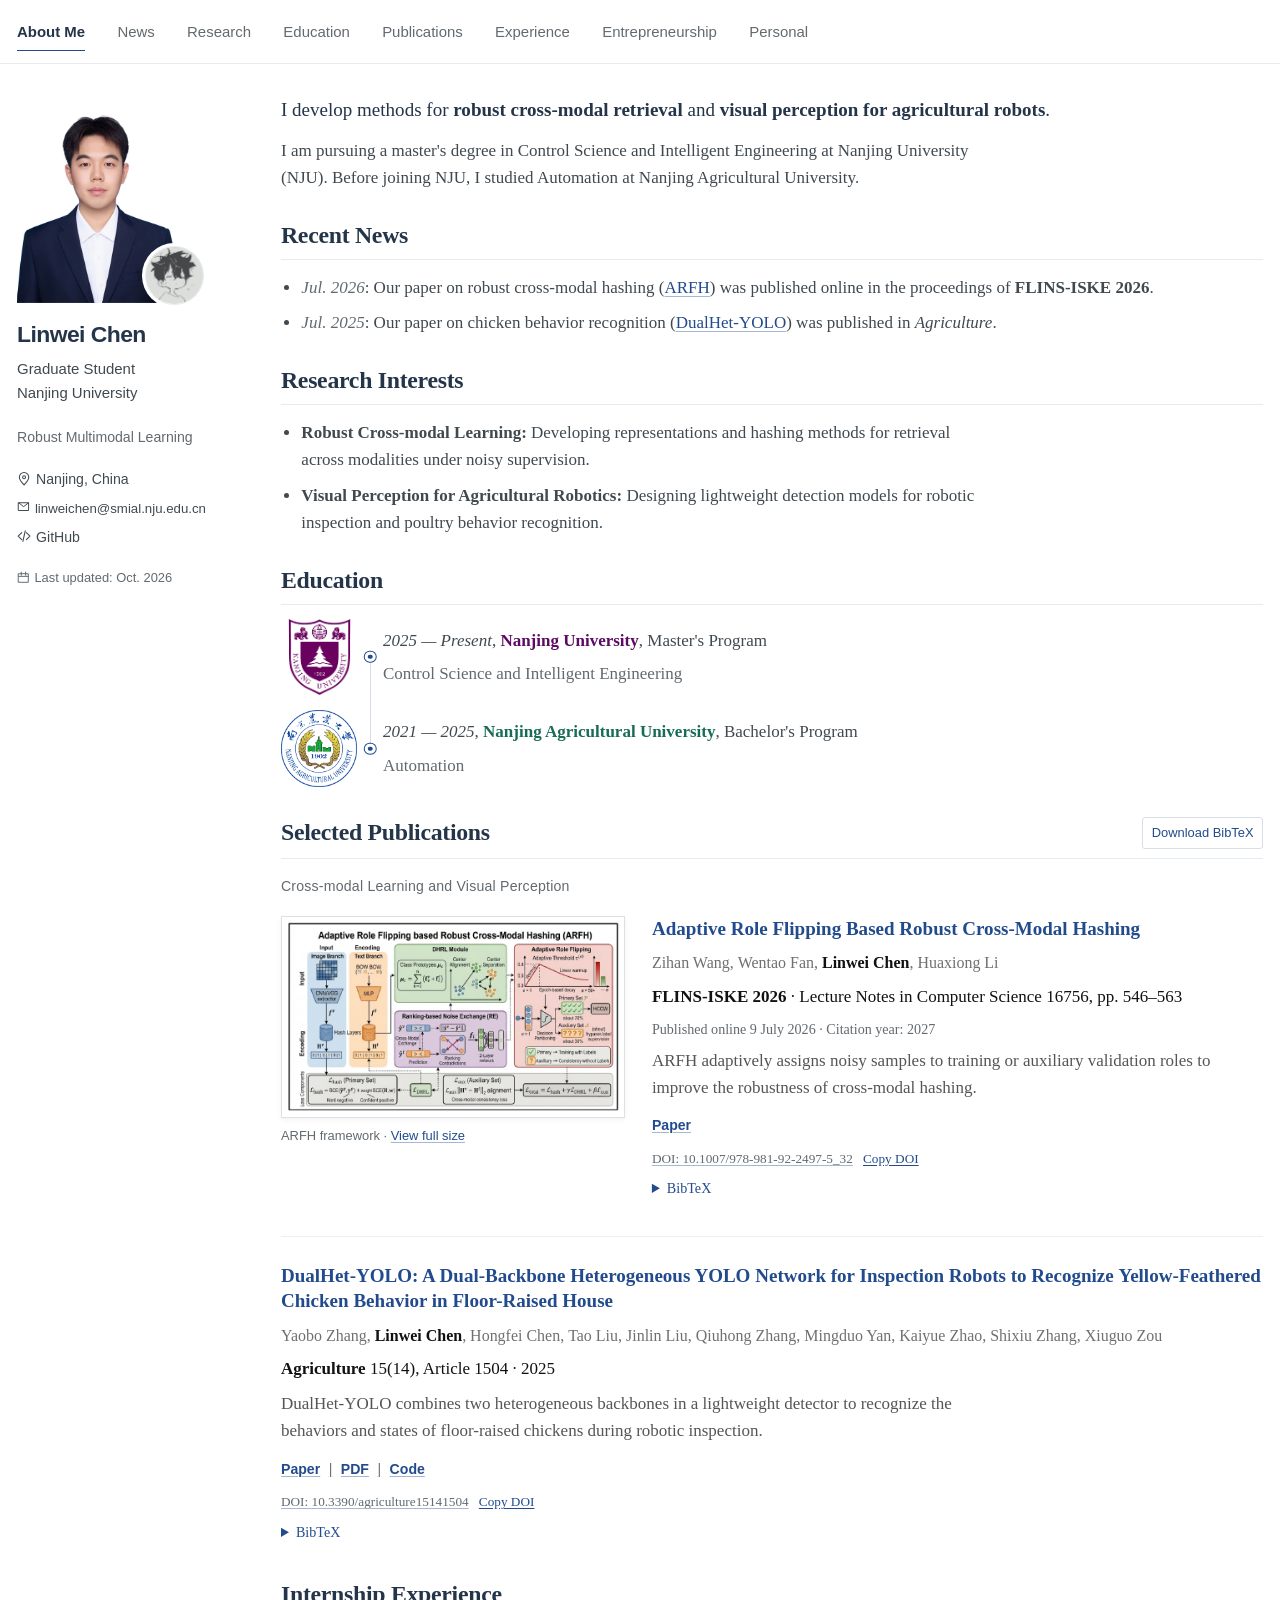
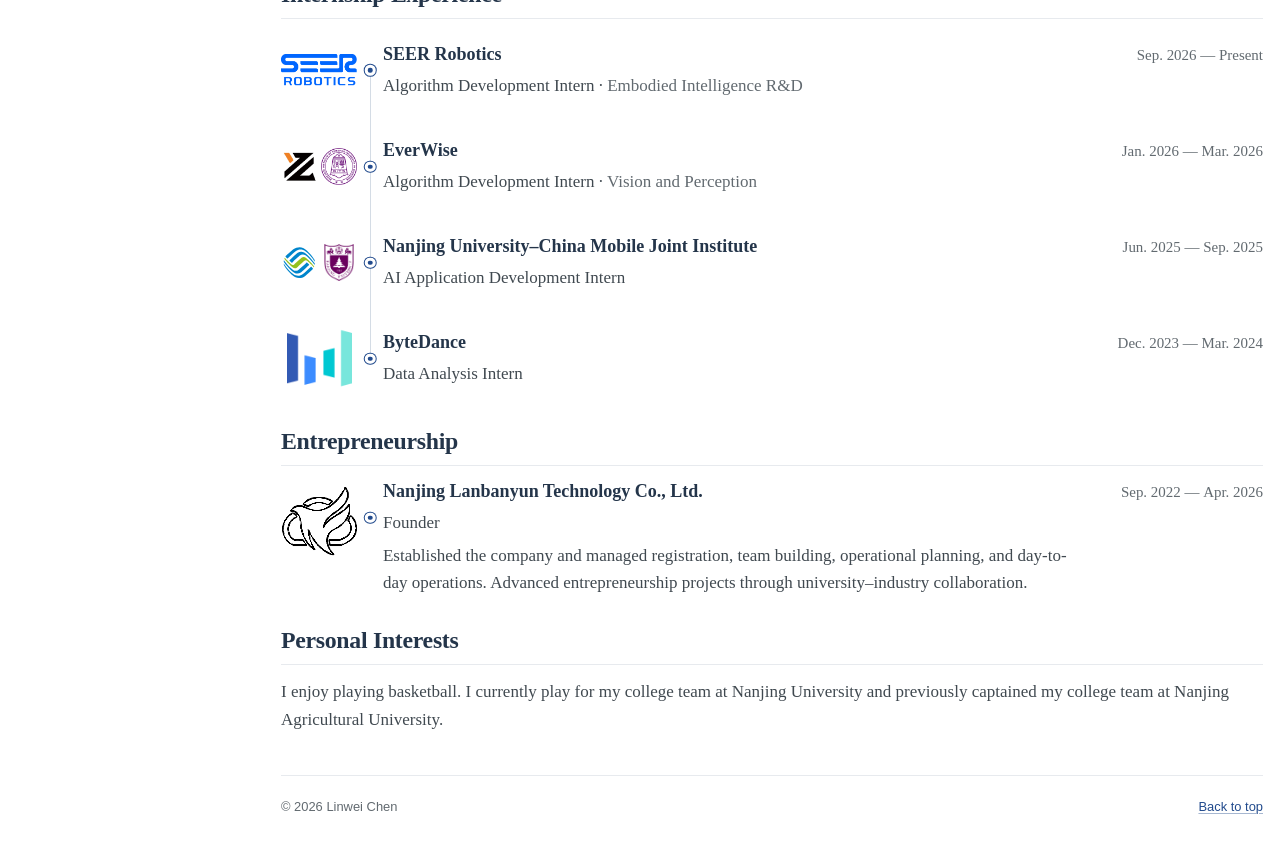
<file: index.html>
<!doctype html>
<html lang="en">
<head>
  <meta charset="utf-8">
  <meta name="viewport" content="width=device-width, initial-scale=1">
  <meta name="description" content="Linwei Chen, graduate student at Nanjing University. Research on robust cross-modal retrieval and visual perception for agricultural robotics.">
  <meta name="theme-color" content="#ffffff">
  <meta property="og:type" content="website">
  <meta property="og:title" content="Linwei Chen | Nanjing University">
  <meta property="og:description" content="Linwei Chen, graduate student at Nanjing University. Research on robust cross-modal retrieval and visual perception for agricultural robotics.">
  <meta property="og:url" content="https://linweichen-ai.github.io/">
  <meta property="og:image" content="https://linweichen-ai.github.io/assets/avatar.jpg">
  <meta property="og:image:alt" content="Linwei Chen's GitHub avatar">
  <meta property="og:locale" content="en_US">
  <meta name="twitter:card" content="summary">
  <meta name="twitter:title" content="Linwei Chen | Nanjing University">
  <meta name="twitter:description" content="Linwei Chen, graduate student at Nanjing University. Research on robust cross-modal retrieval and visual perception for agricultural robotics.">
  <meta name="twitter:image" content="https://linweichen-ai.github.io/assets/avatar.jpg">
  <meta name="twitter:image:alt" content="Linwei Chen's GitHub avatar">
  <link rel="canonical" href="https://linweichen-ai.github.io/">
  <link rel="icon" href="favicon.svg" type="image/svg+xml">
  <link rel="stylesheet" href="styles.css?v=20261023-profile2">
  <title>Linwei Chen | Nanjing University</title>
  <script type="application/ld+json">{"@context":"https://schema.org","@graph":[{"@type":"ProfilePage","@id":"https://linweichen-ai.github.io/#profile","url":"https://linweichen-ai.github.io/","name":"Linwei Chen","mainEntity":{"@id":"https://linweichen-ai.github.io/#person"},"inLanguage":"en"},{"@type":"Person","@id":"https://linweichen-ai.github.io/#person","name":"Linwei Chen","alternateName":["陈林蔚","Chen Linwei"],"url":"https://linweichen-ai.github.io/","image":"https://linweichen-ai.github.io/assets/avatar.jpg","sameAs":["https://github.com/linweichen-ai"],"affiliation":{"@type":"CollegeOrUniversity","name":"Nanjing University"},"alumniOf":{"@type":"CollegeOrUniversity","name":"Nanjing Agricultural University"},"knowsAbout":["Multimodal learning","Robot perception","Smart agriculture"]},{"@type":"ScholarlyArticle","@id":"https://doi.org/10.1007/978-981-92-2497-5_32","name":"Adaptive Role Flipping Based Robust Cross-Modal Hashing","url":"https://doi.org/10.1007/978-981-92-2497-5_32","identifier":"10.1007/978-981-92-2497-5_32","datePublished":"2026-07-09","author":[{"@type":"Person","name":"Zihan Wang"},{"@type":"Person","name":"Wentao Fan"},{"@id":"https://linweichen-ai.github.io/#person"},{"@type":"Person","name":"Huaxiong Li"}],"pagination":"546–563","isPartOf":{"@type":"Book","name":"Machine Learning and Knowledge Engineering for Decision Making"},"description":"FLINS-ISKE 2026; published online 9 July 2026. Publisher citation year: 2027."},{"@type":"ScholarlyArticle","@id":"https://doi.org/10.3390/agriculture15141504","name":"DualHet-YOLO: A Dual-Backbone Heterogeneous YOLO Network for Inspection Robots to Recognize Yellow-Feathered Chicken Behavior in Floor-Raised House","url":"https://doi.org/10.3390/agriculture15141504","identifier":"10.3390/agriculture15141504","datePublished":"2025-07-12","author":[{"@type":"Person","name":"Yaobo Zhang"},{"@id":"https://linweichen-ai.github.io/#person"},{"@type":"Person","name":"Hongfei Chen"},{"@type":"Person","name":"Tao Liu"},{"@type":"Person","name":"Jinlin Liu"},{"@type":"Person","name":"Qiuhong Zhang"},{"@type":"Person","name":"Mingduo Yan"},{"@type":"Person","name":"Kaiyue Zhao"},{"@type":"Person","name":"Shixiu Zhang"},{"@type":"Person","name":"Xiuguo Zou"}],"isAccessibleForFree":true,"isPartOf":{"@type":"PublicationIssue","issueNumber":"14","isPartOf":{"@type":"PublicationVolume","volumeNumber":"15","isPartOf":{"@type":"Periodical","name":"Agriculture"}}}}]}</script>
</head>
<body class="no-nav-overflow">
  <a class="skip-link" href="#main">Skip to content</a>
  <svg class="icon-definitions" aria-hidden="true" xmlns="http://www.w3.org/2000/svg">
    <symbol id="icon-email" viewBox="0 0 24 24"><path d="M3 5h18v14H3zM3 5l9 7 9-7"/></symbol>
    <symbol id="icon-code" viewBox="0 0 24 24"><path d="m8 6-6 6 6 6m8-12 6 6-6 6M14 3l-4 18"/></symbol>
    <symbol id="icon-location" viewBox="0 0 24 24"><path d="M12 22S4 14 4 9a8 8 0 0 1 16 0c0 5-8 13-8 13Z"/><circle cx="12" cy="9" r="2.5"/></symbol>
    <symbol id="icon-calendar" viewBox="0 0 24 24"><path d="M3 5h18v16H3zM3 10h18M8 2v6m8-6v6"/></symbol>
  </svg>
  <header class="site-header masthead">
    <div class="masthead-inner">
      <nav class="main-nav" aria-label="Primary navigation">
        <ul class="visible-links">
          <li><a href="#about-me">About Me</a></li>
          <li><a href="#recent-news">News</a></li>
          <li><a href="#research">Research</a></li>
          <li><a href="#education">Education</a></li>
          <li><a href="#publications">Publications</a></li>
          <li><a href="#experience">Experience</a></li>
          <li><a href="#entrepreneurship">Entrepreneurship</a></li>
          <li><a href="#beyond-research">Personal</a></li>
        </ul>
        <button class="nav-toggle" type="button" aria-label="More navigation" aria-expanded="false" aria-controls="overflow-links" hidden><span class="navicon" aria-hidden="true"></span></button>
        <ul class="hidden-links" id="overflow-links" hidden></ul>
      </nav>
    </div>
  </header>
  <main id="main" class="site-layout" tabindex="-1">
    <aside class="sidebar" aria-labelledby="hero-title" id="top">
      <div class="profile-box" id="contact">
        <div class="identity-photos">
          <figure class="profile-portrait">
            <picture>
              <source srcset="assets/portrait.webp" type="image/webp">
              <img src="assets/portrait.jpg" alt="Portrait of Linwei Chen" width="640" height="640" fetchpriority="high" decoding="async">
            </picture>
          </figure>
          <div class="author-avatar"><img src="assets/avatar.jpg" alt="Linwei Chen's GitHub avatar" width="320" height="320"></div>
        </div>
        <div class="author-content">
          <h1 id="hero-title" class="author-name"><span>Linwei Chen</span></h1>
          <p class="author-bio"><span>Graduate Student</span><br><span>Nanjing University</span></p>
        </div>
        <div class="author-urls-wrapper">
          <ul class="author-urls">
            <li class="author-field">Robust Multimodal Learning</li>
            <li><svg class="icon" aria-hidden="true"><use href="#icon-location"/></svg><span>Nanjing, China</span></li>
            <li class="author-email"><a href="mailto:linweichen@smial.nju.edu.cn"><svg class="icon" aria-hidden="true"><use href="#icon-email"/></svg><span id="email-address">linweichen@<wbr>smial.nju.edu.cn</span></a></li>
            <li><a href="https://github.com/linweichen-ai" target="_blank" rel="noopener noreferrer"><svg class="icon" aria-hidden="true"><use href="#icon-code"/></svg>GitHub</a></li>
            <li class="author-updated"><svg class="icon" aria-hidden="true"><use href="#icon-calendar"/></svg><span>Last updated: Oct. 2026</span></li>
          </ul>
          <div class="author-urls-mobile">
            <a href="mailto:linweichen@smial.nju.edu.cn" aria-label="Email Linwei Chen"><svg class="icon" aria-hidden="true"><use href="#icon-email"/></svg><span>Email</span></a>
            <a href="https://github.com/linweichen-ai" target="_blank" rel="noopener noreferrer" aria-label="Linwei Chen on GitHub"><svg class="icon" aria-hidden="true"><use href="#icon-code"/></svg><span>GitHub</span></a>
          </div>
        </div>
      </div>
    </aside>
    <div class="page-content">
      <section class="about-section" id="about-me" aria-label="About me">
        <p class="intro-lead">I develop methods for <strong>robust cross-modal retrieval</strong> and <strong>visual perception for agricultural robots</strong>.</p>
        <p>I am pursuing a master's degree in Control Science and Intelligent Engineering at Nanjing University (NJU). Before joining NJU, I studied Automation at Nanjing Agricultural University.</p>
      </section>

      <section id="recent-news" aria-labelledby="news-title">
        <h2 class="section-title" id="news-title"><span>Recent News</span></h2>
        <ul class="news-list">
          <li><time datetime="2026-07">Jul. 2026</time>: Our paper on robust cross-modal hashing (<a href="#pub-hashing" aria-label="ARFH: Adaptive Role Flipping Based Robust Cross-Modal Hashing">ARFH</a>) was published online in the proceedings of <strong>FLINS-ISKE 2026</strong>.</li>
          <li><time datetime="2025-07">Jul. 2025</time>: Our paper on chicken behavior recognition (<a href="#pub-dualhet">DualHet-YOLO</a>) was published in <em>Agriculture</em>.</li>
        </ul>
      </section>

      <section id="research" aria-labelledby="research-title">
        <h2 class="section-title" id="research-title"><span>Research Interests</span></h2>
        <ul class="research-list">
          <li><strong>Robust Cross-modal Learning: </strong><span>Developing representations and hashing methods for retrieval across modalities under noisy supervision.</span></li>
          <li><strong>Visual Perception for Agricultural Robotics: </strong><span>Designing lightweight detection models for robotic inspection and poultry behavior recognition.</span></li>
        </ul>
      </section>

      <section id="education" aria-labelledby="education-title">
        <h2 class="section-title" id="education-title"><span id="about">Education</span></h2>
        <ul class="education-list">
          <li class="education-entry education-entry-nju">
            <picture class="education-logo">
              <source srcset="assets/education/nanjing-university.webp" type="image/webp">
              <img src="assets/education/nanjing-university.png" width="1080" height="1320" alt="Nanjing University emblem" loading="lazy">
            </picture>
            <div class="education-content"><div><em>2025 — Present</em><span>, </span><strong>Nanjing University</strong><span>, </span><span>Master's Program</span></div><div class="education-detail">Control Science and Intelligent Engineering</div></div>
          </li>
          <li class="education-entry education-entry-njau">
            <picture class="education-logo">
              <source srcset="assets/education/nanjing-agricultural-university.webp" type="image/webp">
              <img src="assets/education/nanjing-agricultural-university.png" width="934" height="934" alt="Nanjing Agricultural University emblem" loading="lazy">
            </picture>
            <div class="education-content"><div><em>2021 — 2025</em><span>, </span><strong>Nanjing Agricultural University</strong><span>, </span><span>Bachelor's Program</span></div><div class="education-detail">Automation</div></div>
          </li>
        </ul>
      </section>

      <section class="publication-section" id="publications" aria-labelledby="publications-title">
        <div class="selected-publications-heading"><h2 class="section-title" id="publications-title"><span>Selected Publications</span></h2><a class="bibliography-link" href="citations/publications.bib" download>Download BibTeX</a></div>
        <h3 class="publication-category">Cross-modal Learning and Visual Perception</h3>
        <article class="publication selected-paper-feature" id="pub-hashing" aria-labelledby="hashing-title">
            <div class="pub-content">
              <h3 id="hashing-title" lang="en"><a href="https://doi.org/10.1007/978-981-92-2497-5_32" target="_blank" rel="noopener noreferrer">Adaptive Role Flipping Based Robust <span class="compound">Cross-Modal</span> <span class="compound">Hashing </span></a></h3>
              <p class="pub-authors" lang="en"><span class="person">Zihan Wang</span>, <span class="person">Wentao Fan</span>, <strong class="person">Linwei Chen</strong>, <span class="person">Huaxiong Li</span></p>
              <p class="pub-venue" lang="en"><strong>FLINS-ISKE 2026</strong><span aria-hidden="true"> · </span>Lecture Notes in Computer Science 16756, <span class="compound">pp. 546–563</span></p>
              <p class="publication-note">Published online 9 July 2026 · Citation year: 2027</p>
              <p class="pub-summary">ARFH adaptively assigns noisy samples to training or auxiliary validation roles to improve the robustness of <span class="compound">cross-modal</span> hashing.</p>
              <div class="pub-actions"><div class="pub-links"><a class="paper-link" aria-label="Paper for ARFH" href="https://doi.org/10.1007/978-981-92-2497-5_32" target="_blank" rel="noopener noreferrer"><span>Paper</span></a></div><div class="pub-id"><a class="doi-link" id="doi-hashing" href="https://doi.org/10.1007/978-981-92-2497-5_32" target="_blank" rel="noopener noreferrer">DOI: <span id="doi-value-hashing">10.1007/978-981-92-2497-5_32</span></a><button type="button" class="copy-button copy-quiet" data-copy-text="10.1007/978-981-92-2497-5_32" data-copy-select="doi-value-hashing" aria-label="Copy DOI for ARFH" hidden>Copy DOI</button></div></div>
              <details class="citation"><summary aria-label="BibTeX for ARFH">BibTeX</summary>
              <div class="citation-body"><pre lang="en" id="citation-hashing">@inproceedings{Wang2027ARFH,
  author    = {Wang, Zihan and Fan, Wentao and Chen, Linwei and Li, Huaxiong},
  title     = {Adaptive Role Flipping Based Robust Cross-Modal Hashing},
  booktitle = {Machine Learning and Knowledge Engineering for Decision Making},
  editor    = {Lu, Jie and Montero, Javier and Zhang, Yi and Xuan, Junyu
               and Li, Tianrui and Mart{\&#39;i}nez, Luis and Kerre, Etienne},
  series    = {Lecture Notes in Computer Science},
  volume    = {16756},
  pages     = {546--563},
  year      = {2027},
  publisher = {Springer},
  address   = {Singapore},
  doi       = {10.1007/978-981-92-2497-5_32},
  isbn      = {978-981-92-2497-5},
  note      = {FLINS-ISKE 2026; first published online 9 July 2026}
}</pre>
                <div class="citation-actions"><button type="button" class="copy-button" data-copy="citation-hashing" aria-label="Copy citation for ARFH" hidden>Copy citation</button><a href="citations/hashing.bib" aria-label="Download .bib for ARFH" download>Download .bib</a></div>
              </div>
            </details>
            </div>
            <div class="selected-paper-feature__visual">
              <a class="paper-preview" href="assets/publications/arfh-framework.png" target="_blank" rel="noopener noreferrer" data-figure-open aria-label="View the ARFH framework at full size">
                <picture>
                  <source srcset="assets/publications/arfh-framework.webp" type="image/webp">
                  <img src="assets/publications/arfh-framework.png" width="800" height="460" alt="ARFH framework from Figure 1 of the manuscript" loading="lazy">
                </picture>
              </a>
              <p class="preview-caption">ARFH framework · <a href="assets/publications/arfh-framework.png" target="_blank" rel="noopener noreferrer" data-figure-open>View full size</a></p>
            </div>
          </article>
        <article class="publication publication-standard" id="pub-dualhet" aria-labelledby="dualhet-title">
            <div class="pub-content">
              <h3 id="dualhet-title" lang="en"><a href="https://doi.org/10.3390/agriculture15141504" target="_blank" rel="noopener noreferrer"><span class="compound">DualHet-YOLO</span>: A <span class="compound">Dual-Backbone</span> Heterogeneous YOLO Network for Inspection Robots to Recognize <span class="compound">Yellow-Feathered</span> Chicken Behavior in <span class="compound">Floor-Raised House</span></a></h3>
              <p class="pub-authors" lang="en"><span class="person">Yaobo Zhang</span>, <strong class="person">Linwei Chen</strong>, <span class="person">Hongfei Chen</span>, <span class="person">Tao Liu</span>, <span class="person">Jinlin Liu</span>, <span class="person">Qiuhong Zhang</span>, <span class="person">Mingduo Yan</span>, <span class="person">Kaiyue Zhao</span>, <span class="person">Shixiu Zhang</span>, <span class="person">Xiuguo Zou</span></p>
              <p class="pub-venue" lang="en"><strong>Agriculture</strong> 15(14), Article 1504 · 2025</p>
              <p class="pub-summary"><span class="compound">DualHet-YOLO</span> combines two heterogeneous backbones in a lightweight detector to recognize the behaviors and states of <span class="compound">floor-raised</span> chickens during robotic inspection.</p>
              <div class="pub-actions"><div class="pub-links"><a class="paper-link" aria-label="Paper for DualHet-YOLO" href="https://doi.org/10.3390/agriculture15141504" target="_blank" rel="noopener noreferrer"><span>Paper</span></a><a class="paper-link" href="https://www.mdpi.com/2077-0472/15/14/1504/pdf" target="_blank" rel="noopener noreferrer">PDF</a><a class="paper-link" href="https://github.com/YaoboZhang-Casia/DualHet" target="_blank" rel="noopener noreferrer"><span>Code</span></a></div><div class="pub-id"><a class="doi-link" id="doi-dualhet" href="https://doi.org/10.3390/agriculture15141504" target="_blank" rel="noopener noreferrer">DOI: <span id="doi-value-dualhet">10.3390/agriculture15141504</span></a><button type="button" class="copy-button copy-quiet" data-copy-text="10.3390/agriculture15141504" data-copy-select="doi-value-dualhet" aria-label="Copy DOI for DualHet-YOLO" hidden>Copy DOI</button></div></div>
              <details class="citation"><summary aria-label="BibTeX for DualHet-YOLO">BibTeX</summary>
              <div class="citation-body"><pre lang="en" id="citation-dualhet">@article{Zhang2025DualHetYOLO,
  author  = {Zhang, Yaobo and Chen, Linwei and Chen, Hongfei and Liu, Tao
             and Liu, Jinlin and Zhang, Qiuhong and Yan, Mingduo
             and Zhao, Kaiyue and Zhang, Shixiu and Zou, Xiuguo},
  title   = {{DualHet-YOLO}: A Dual-Backbone Heterogeneous {YOLO} Network
             for Inspection Robots to Recognize Yellow-Feathered Chicken
             Behavior in Floor-Raised House},
  journal = {Agriculture},
  year    = {2025},
  month   = jul,
  volume  = {15},
  number  = {14},
  pages   = {1504},
  doi     = {10.3390/agriculture15141504},
  url     = {https://www.mdpi.com/2077-0472/15/14/1504}
}</pre>
                <div class="citation-actions"><button type="button" class="copy-button" data-copy="citation-dualhet" aria-label="Copy citation for DualHet-YOLO" hidden>Copy citation</button><a href="citations/dualhet.bib" aria-label="Download .bib for DualHet-YOLO" download>Download .bib</a></div>
              </div>
            </details>
            </div>
          </article>
      </section>

      <section id="experience" aria-labelledby="experience-title">
        <h2 class="section-title" id="experience-title">Internship Experience</h2>
        <ul class="education-list experience-list">
          <li class="education-entry experience-entry">
            <span class="education-logo experience-logo"><img src="assets/experience/seer.png" width="2374" height="1007" alt="SEER Robotics logo" loading="lazy"></span>
            <div class="education-content">
              <div class="experience-header">
                <h3>SEER Robotics</h3>
                <p class="experience-date"><time datetime="2026-09">Sep. 2026</time> — Present</p>
              </div>
              <p>Algorithm Development Intern <span aria-hidden="true">·</span> <span class="experience-team">Embodied Intelligence R&amp;D</span></p>
            </div>
          </li>
          <li class="education-entry experience-entry">
            <span class="education-logo experience-logo experience-logo-pair">
              <span class="experience-logo-item experience-logo-everwise"><img src="assets/experience/everwise.jpg" width="640" height="640" alt="EverWise logo" loading="lazy"></span>
              <span class="experience-logo-item"><img src="assets/experience/rits.png" width="256" height="256" alt="Research Institute of Tsinghua University in Shenzhen emblem" loading="lazy"></span>
            </span>
            <div class="education-content">
              <div class="experience-header">
                <h3>EverWise</h3>
                <p class="experience-date"><time datetime="2026-01">Jan. 2026</time> — <time datetime="2026-03">Mar. 2026</time></p>
              </div>
              <p>Algorithm Development Intern <span aria-hidden="true">·</span> <span class="experience-team">Vision and Perception</span></p>
            </div>
          </li>
          <li class="education-entry experience-entry">
            <span class="education-logo experience-logo experience-logo-pair">
              <span class="experience-logo-item"><img src="assets/experience/china-mobile.svg" width="80" height="80" alt="China Mobile logo" loading="lazy"></span>
              <span class="experience-logo-item"><img src="assets/education/nanjing-university.webp" width="1080" height="1320" alt="Nanjing University emblem" loading="lazy"></span>
            </span>
            <div class="education-content">
              <div class="experience-header">
                <h3>Nanjing University–China Mobile Joint Institute</h3>
                <p class="experience-date"><time datetime="2025-06">Jun. 2025</time> — <time datetime="2025-09">Sep. 2025</time></p>
              </div>
              <p>AI Application Development Intern</p>
            </div>
          </li>
          <li class="education-entry experience-entry">
            <span class="education-logo experience-logo experience-logo-bytedance"><img src="assets/experience/bytedance.png" width="300" height="300" alt="ByteDance logo" loading="lazy"></span>
            <div class="education-content">
              <div class="experience-header">
                <h3>ByteDance</h3>
                <p class="experience-date"><time datetime="2023-12">Dec. 2023</time> — <time datetime="2024-03">Mar. 2024</time></p>
              </div>
              <p>Data Analysis Intern</p>
            </div>
          </li>
        </ul>
      </section>

      <section id="entrepreneurship" aria-labelledby="entrepreneurship-title">
        <h2 class="section-title" id="entrepreneurship-title">Entrepreneurship</h2>
        <ul class="education-list experience-list">
          <li class="education-entry experience-entry venture-entry">
            <span class="education-logo experience-logo experience-logo-lanbanyun">
              <img src="assets/experience/lanbanyun.png" width="315" height="315" alt="Lanbanyun logo" loading="lazy">
            </span>
            <div class="education-content">
              <div class="experience-header">
                <h3 id="lanbanyun-title">Nanjing Lanbanyun Technology Co., Ltd.</h3>
                <p class="experience-date"><time datetime="2022-09">Sep. 2022</time> — <time datetime="2026-04">Apr. 2026</time></p>
              </div>
              <p class="venture-role">Founder</p>
              <p class="venture-summary">Established the company and managed registration, team building, operational planning, and day-to-day operations. Advanced entrepreneurship projects through university–industry collaboration.</p>
            </div>
          </li>
        </ul>
      </section>

      <section id="beyond-research" aria-labelledby="beyond-title">
        <h2 class="section-title" id="beyond-title"><span>Personal Interests</span></h2>
        <p>I enjoy playing basketball. I currently play for my college team at Nanjing University and previously captained my college team at Nanjing Agricultural University.</p>
      </section>
      <footer class="site-footer"><span>© <span id="year">2026</span> Linwei Chen</span><a href="#about-me">Back to top</a></footer>
    </div>
  </main>
  <dialog class="figure-dialog" id="framework-dialog" aria-labelledby="framework-title">
    <div class="figure-dialog-header">
      <h2 id="framework-title">ARFH framework</h2>
      <button type="button" class="figure-close" data-figure-close aria-label="Close framework preview" autofocus>Close <span aria-hidden="true">×</span></button>
    </div>
    <picture>
      <source srcset="assets/publications/arfh-framework.webp" type="image/webp">
      <img src="assets/publications/arfh-framework.png" width="800" height="460" alt="Full-size ARFH framework: image and text encoding, role flipping, ranking-based noise exchange and hash learning" loading="lazy">
    </picture>
    <p>Figure 1 from the manuscript. <a href="assets/publications/arfh-framework.png" target="_blank" rel="noopener noreferrer">Open original image</a> · <a href="https://doi.org/10.1007/978-981-92-2497-5_32" target="_blank" rel="noopener noreferrer">Publisher page</a></p>
  </dialog>
  <p id="copy-status" class="copy-status" role="status" aria-live="polite" aria-atomic="true"></p>
  <script src="script.js?v=20261023-menu1"></script>
</body>
</html>
</file>
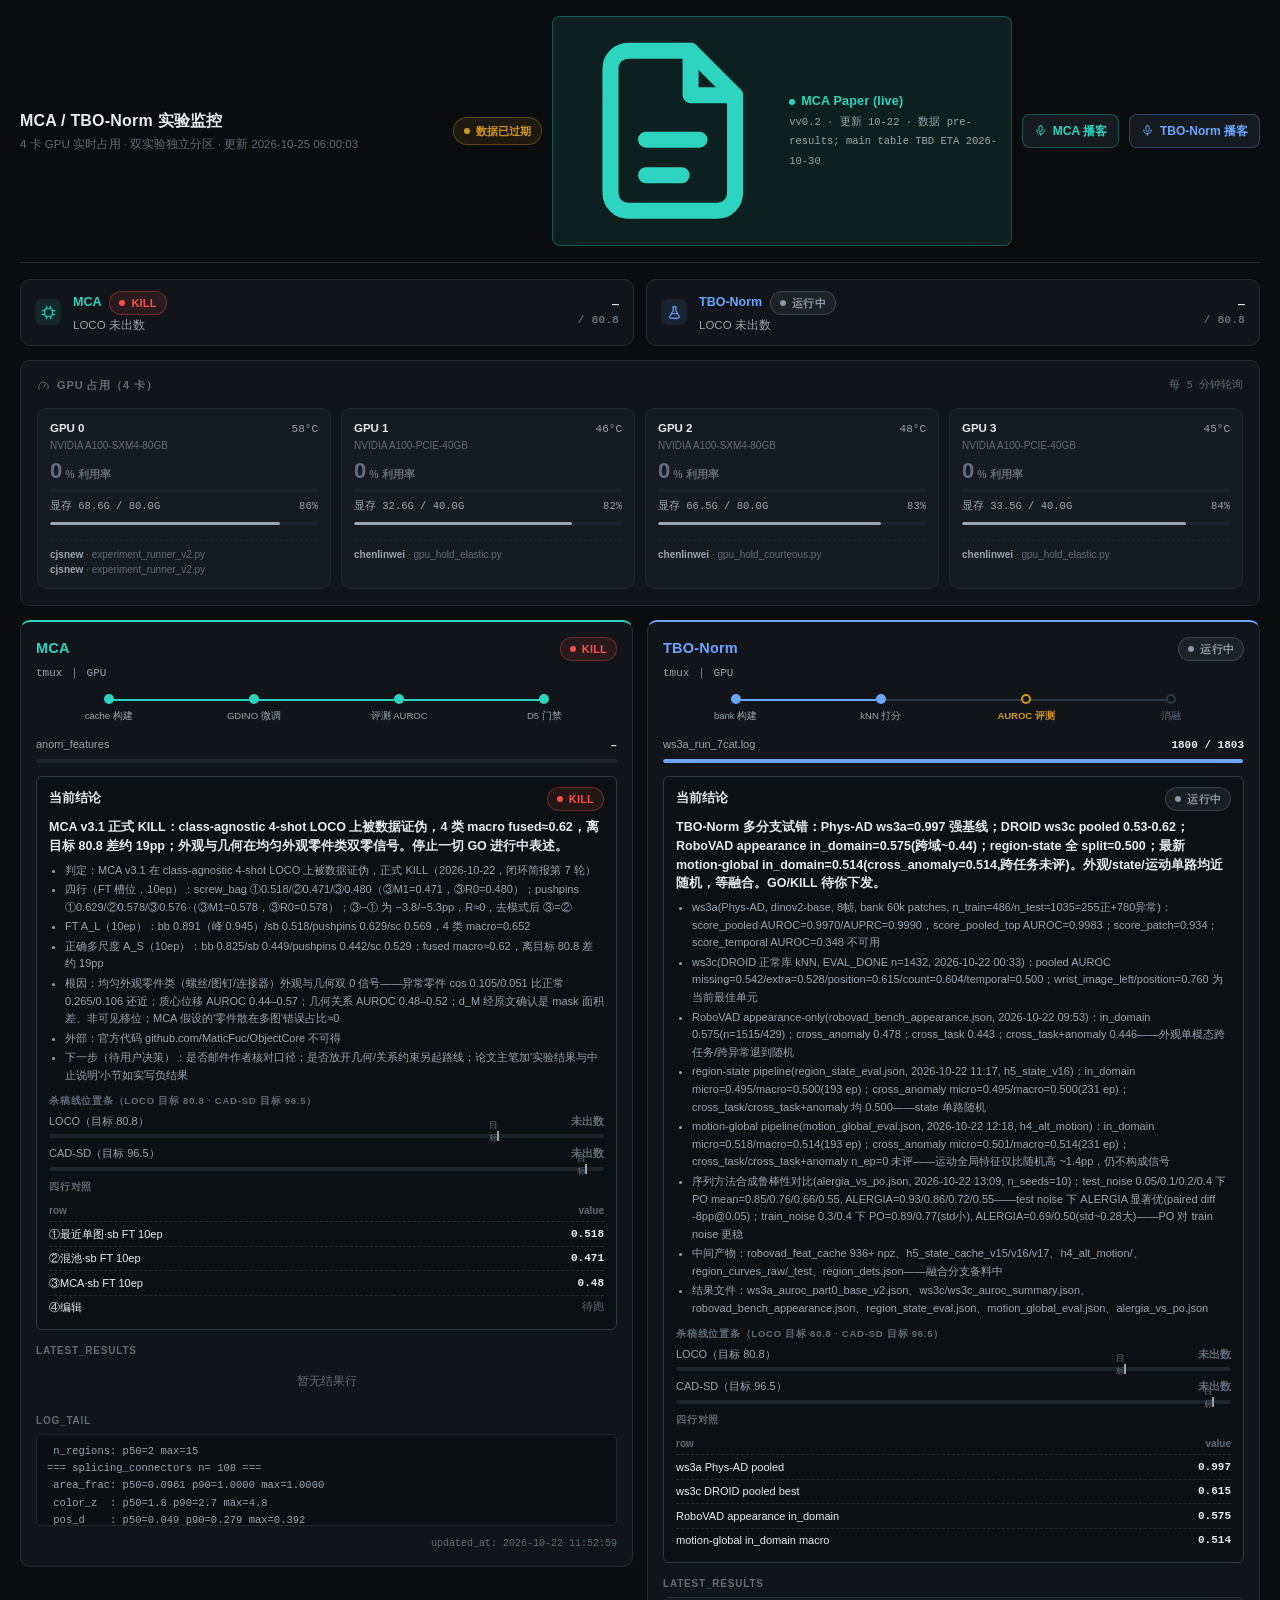
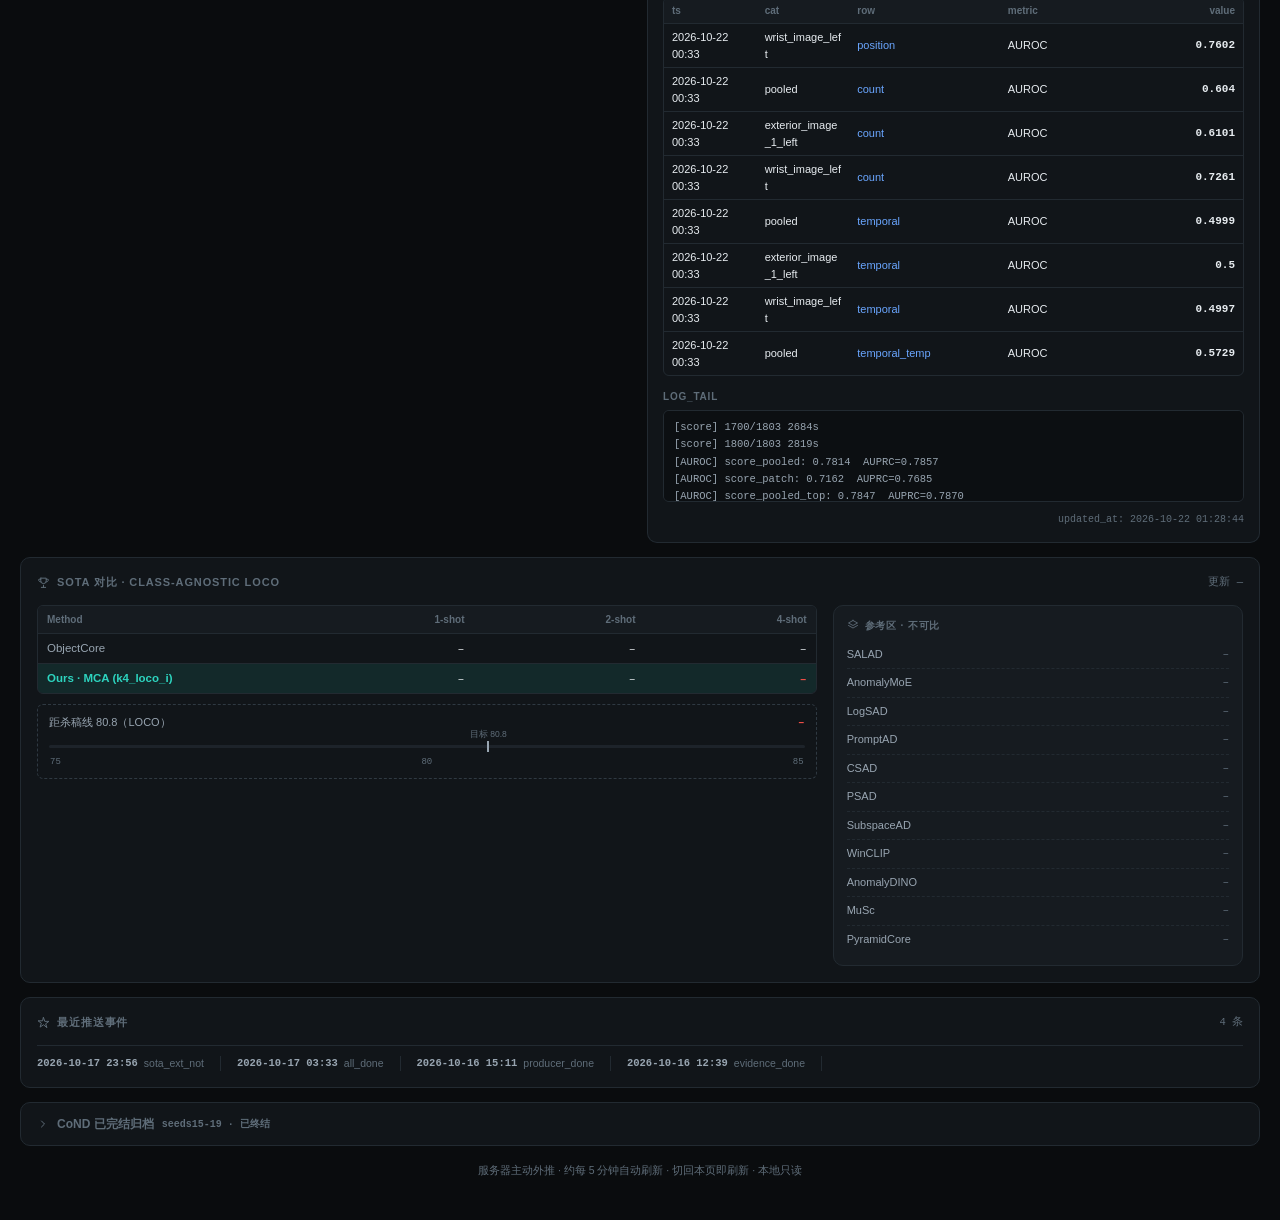
<file: assets/seerad/index.html>
<!DOCTYPE html>
<html lang="zh-CN">
<head>
<meta charset="UTF-8">
<meta name="viewport" content="width=device-width, initial-scale=1.0, viewport-fit=cover">
<meta name="theme-color" content="#0a0c0e">
<title>MCA / TBO-Norm 实验监控</title>
<link rel="icon" href="data:image/svg+xml,%3Csvg xmlns='http://www.w3.org/2000/svg' viewBox='0 0 24 24'%3E%3Crect width='24' height='24' rx='5' fill='%232dd4bf'/%3E%3Cpath d='M5 15l4-4 3 3 7-8' stroke='%230a0c0e' stroke-width='2.2' fill='none' stroke-linecap='round' stroke-linejoin='round'/%3E%3C/svg%3E">
<style>
/* ============ 设计 tokens（design_system.md §1，生产原样复制） ============ */
:root{
  --bg:#0a0c0e;
  --surface:#111519;
  --surface-2:#161b20;
  --surface-3:#1d232a;
  --border:#222a31;
  --border-2:#2f3942;

  --text:#e7ecf0;
  --text-2:#98a5b1;
  --text-3:#5f6d79;

  --mca:#2dd4bf;  --mca-bg:rgba(45,212,191,.10);  --mca-bd:rgba(45,212,191,.32);
  --tbo:#6aa6ff;  --tbo-bg:rgba(106,166,255,.10);  --tbo-bd:rgba(106,166,255,.32);

  --ok:#3fb950;   --ok-bg:rgba(63,185,80,.10);    --ok-bd:rgba(63,185,80,.32);
  --warn:#d29922; --warn-bg:rgba(210,153,34,.10); --warn-bd:rgba(210,153,34,.34);
  --danger:#f85149;--danger-bg:rgba(248,81,73,.10);--danger-bd:rgba(248,81,73,.34);
  --info:#58a6ff; --info-bg:rgba(88,166,255,.10); --info-bd:rgba(88,166,255,.32);
  --idle:#8b98a5; --idle-bg:rgba(139,152,165,.10); --idle-bd:rgba(139,152,165,.28);

  --sans:-apple-system,BlinkMacSystemFont,"Segoe UI","PingFang SC","Microsoft YaHei",sans-serif;
  --mono:ui-monospace,"SF Mono","Cascadia Code",Consolas,"Liberation Mono",monospace;

  --r-card:10px; --r-in:6px;
}
*{box-sizing:border-box;margin:0;padding:0}
html,body{background:var(--bg);color:var(--text);font-family:var(--sans);
  font-size:13px;line-height:1.5;-webkit-text-size-adjust:100%}
body{padding:max(14px,env(safe-area-inset-top)) 0 40px}
.wrap{max-width:1280px;margin:0 auto;padding:0 20px}
b{font-weight:600}
.mono{font-family:var(--mono)}
.tnum{font-variant-numeric:tabular-nums}

/* ============ 顶栏 ============ */
.hdr{display:flex;align-items:center;justify-content:space-between;gap:14px;flex-wrap:wrap;
  padding:2px 0 16px;border-bottom:1px solid var(--border);margin-bottom:16px}
.hdr .t1{font-size:16px;font-weight:700;letter-spacing:.2px}
.hdr .t2{font-size:11.5px;color:var(--text-3);margin-top:3px}
.hdr .right{display:flex;align-items:center;gap:10px;flex-wrap:wrap}
.conn{display:inline-flex;align-items:center;gap:6px;font-size:11px;font-weight:600;
  padding:5px 10px;border-radius:999px;border:1px solid var(--border-2);
  background:var(--surface-2);color:var(--text-2)}
.conn .dot{width:6px;height:6px;border-radius:50%;background:currentColor}
.conn.ok{color:var(--ok);border-color:var(--ok-bd);background:var(--ok-bg)}
.conn.stale{color:var(--warn);border-color:var(--warn-bd);background:var(--warn-bg)}
.conn.bad{color:var(--danger);border-color:var(--danger-bd);background:var(--danger-bg)}
.conn.loading{color:var(--warn)}

/* MCA Paper (live) 主按钮 */
.paper-btn{display:inline-flex;align-items:center;gap:10px;cursor:pointer;text-decoration:none;
  border:1px solid var(--mca-bd);background:var(--mca-bg);color:var(--mca);
  border-radius:8px;padding:7px 13px}
.paper-btn:hover{background:rgba(45,212,191,.16)}
.paper-btn .pi{width:16px;height:16px;flex:none}
.paper-btn .pn{font-size:12.5px;font-weight:700;letter-spacing:.2px;display:flex;align-items:center;gap:6px}
.paper-btn .live{width:6px;height:6px;border-radius:50%;background:var(--mca);
  animation:pulse-dot 1.6s ease-in-out infinite}
.paper-btn .pm{font-size:10.5px;color:var(--text-2);font-family:var(--mono);text-align:left;line-height:1.35}
@keyframes pulse-dot{50%{opacity:.35}}

/* ============ 实验健康度徽章 ============ */
.health{display:grid;grid-template-columns:1fr 1fr;gap:12px;margin-bottom:14px}
.hchip{border:1px solid var(--border);border-radius:var(--r-card);background:var(--surface);
  padding:11px 14px;display:flex;align-items:center;gap:12px;min-width:0}
.hchip .hpic{width:26px;height:26px;border-radius:7px;display:flex;align-items:center;justify-content:center;flex:none}
.hchip .hpic svg{width:15px;height:15px}
.hchip.mca .hpic{background:var(--mca-bg);color:var(--mca)}
.hchip.tbo .hpic{background:var(--tbo-bg);color:var(--tbo)}
.hchip .hmain{min-width:0;flex:1}
.hchip .hname{font-size:12.5px;font-weight:700;display:flex;align-items:center;gap:8px}
.hchip.mca .hname{color:var(--mca)} .hchip.tbo .hname{color:var(--tbo)}
.hchip .hline{font-size:11.5px;color:var(--text-2);margin-top:2px;
  white-space:nowrap;overflow:hidden;text-overflow:ellipsis}
.hchip .hnum{font-family:var(--mono);font-size:11.5px;font-weight:700;
  font-variant-numeric:tabular-nums;text-align:right;flex:none;line-height:1.4}

/* ============ 通用 pill 状态徽章 ============ */
.pill{display:inline-flex;align-items:center;gap:6px;font-size:11px;font-weight:700;
  padding:3px 9px;border-radius:999px;border:1px solid;white-space:nowrap;letter-spacing:.2px}
.pill .dot{width:6px;height:6px;border-radius:50%;background:currentColor;flex:none}
.pill.run{color:var(--idle);background:var(--idle-bg);border-color:var(--idle-bd)}
.pill.pending{color:var(--info);background:var(--info-bg);border-color:var(--info-bd)}
.pill.cond{color:var(--warn);background:var(--warn-bg);border-color:var(--warn-bd)}
.pill.go{color:var(--ok);background:var(--ok-bg);border-color:var(--ok-bd)}
.pill.kill{color:var(--danger);background:var(--danger-bg);border-color:var(--danger-bd)}
.pill.idle{color:var(--text-3);background:var(--idle-bg);border-color:var(--border-2)}

/* ============ 卡片 ============ */
.card{background:var(--surface);border:1px solid var(--border);border-radius:var(--r-card);
  padding:16px;margin-bottom:14px}
.card>h2{display:flex;align-items:center;gap:7px;font-size:11px;font-weight:700;
  color:var(--text-3);letter-spacing:.08em;text-transform:uppercase;margin-bottom:14px}
.card>h2 svg{width:13px;height:13px}
.card>h2 .sp{flex:1}
.card>h2 .hmeta{font-family:var(--mono);font-size:10.5px;color:var(--text-3);
  text-transform:none;letter-spacing:0;font-weight:500}

/* ============ GPU 卡 ============ */
.gpus{display:grid;grid-template-columns:repeat(4,1fr);gap:10px}
.gpu{background:var(--surface-2);border:1px solid var(--border);border-radius:var(--r-card);
  padding:11px 12px;display:flex;flex-direction:column;gap:7px;min-width:0}
.gpu .top{display:flex;justify-content:space-between;align-items:baseline;gap:6px}
.gpu .gi{font-size:11.5px;font-weight:700;white-space:nowrap;overflow:hidden;text-overflow:ellipsis}
.gpu .gname{display:block;font-size:10px;color:var(--text-3);font-weight:500;margin-top:1px}
.gpu .tmp{font-size:11px;font-family:var(--mono);color:var(--text-2);flex:none}
.gpu .tmp.hot{color:var(--warn)}
.gpu .util{font-size:22px;font-weight:700;line-height:1;font-variant-numeric:tabular-nums}
.gpu .util small{font-size:10.5px;color:var(--text-3);font-weight:600;margin-left:3px}
.gpu.busy .util{color:var(--text)} .gpu.idle .util{color:var(--text-3)}
.bar{height:3px;border-radius:2px;background:var(--surface-3);overflow:hidden}
.bar i{display:block;height:100%;border-radius:2px;background:var(--text-2)}
.gpu.busy .bar.util i{background:var(--mca)}
.gpu .mem{font-size:10.5px;color:var(--text-2);font-family:var(--mono);
  font-variant-numeric:tabular-nums;display:flex;justify-content:space-between}
.gpu .tags{display:flex;flex-wrap:wrap;gap:4px;margin-top:1px}
.etag{font-size:9.5px;font-weight:700;padding:1.5px 7px;border-radius:999px;
  border:1px solid;white-space:nowrap;letter-spacing:.2px}
.etag.mca{color:var(--mca);background:var(--mca-bg);border-color:var(--mca-bd)}
.etag.tbo{color:var(--tbo);background:var(--tbo-bg);border-color:var(--tbo-bd)}
.etag.other{color:var(--text-3);background:transparent;border-color:var(--border-2);font-weight:600}
.gpu .who{font-size:10px;color:var(--text-3);line-height:1.5;word-break:break-word;border-top:1px dashed var(--border);padding-top:6px}
.gpu .who b{color:var(--text-2);font-weight:600}

/* ============ 实验面板 ============ */
.exps{display:grid;grid-template-columns:1fr 1fr;gap:14px;align-items:start;margin-bottom:14px}
.exp{background:var(--surface);border:1px solid var(--border);border-radius:var(--r-card);
  padding:15px;min-width:0}
.exp.mca{border-top:2px solid var(--mca)}
.exp.tbo{border-top:2px solid var(--tbo)}
.exp.off{opacity:.75}
.exp .eh{display:flex;justify-content:space-between;align-items:center;gap:8px;flex-wrap:wrap;margin-bottom:4px}
.exp .en{font-size:14.5px;font-weight:700;letter-spacing:.2px}
.exp.mca .en{color:var(--mca)} .exp.tbo .en{color:var(--tbo)}
.exp .sub{font-size:11px;color:var(--text-2);margin-bottom:12px;font-family:var(--mono)}
.exp .sub b{color:var(--text);font-weight:600}

/* 步骤条 */
.steps{list-style:none;display:flex;margin:0 0 13px;gap:0}
.steps li{flex:1;display:flex;flex-direction:column;align-items:center;gap:5px;position:relative}
.steps li::before{content:"";position:absolute;top:5px;left:-50%;width:100%;height:2px;background:var(--border-2)}
.steps li:first-child::before{display:none}
.steps li.done::before{background:var(--exp-c,var(--text-2))}
.steps li .sd{width:10px;height:10px;border-radius:50%;background:var(--surface);
  border:2px solid var(--border-2);position:relative;z-index:1}
.steps li.done .sd{background:var(--exp-c,var(--text-2));border-color:var(--exp-c,var(--text-2))}
.steps li.active .sd{border-color:var(--warn);animation:pulse-dot 1.4s infinite}
.steps li .sl{font-size:9.5px;color:var(--text-3);white-space:nowrap}
.steps li.done .sl{color:var(--text-2)} .steps li.active .sl{color:var(--warn);font-weight:700}
.exp.mca{--exp-c:var(--mca)} .exp.tbo{--exp-c:var(--tbo)}

/* 进度行 */
.progrow{margin:2px 0 13px}
.progrow .pl{display:flex;justify-content:space-between;align-items:baseline;
  font-size:11px;color:var(--text-2);margin-bottom:5px;gap:8px}
.progrow .pl b{color:var(--text);font-family:var(--mono);font-weight:600;font-variant-numeric:tabular-nums}
.progrow .mini{height:4px;border-radius:2px;background:var(--surface-3);overflow:hidden}
.progrow .mini i{display:block;height:100%;border-radius:2px;background:var(--exp-c,var(--text-2))}

.exp h3{font-size:10px;font-weight:700;color:var(--text-3);letter-spacing:.08em;
  text-transform:uppercase;margin:13px 0 6px}

/* 结果表 */
.tbl-scroll{overflow-x:auto;border:1px solid var(--border);border-radius:var(--r-in)}
table.res{width:100%;border-collapse:collapse;font-size:11px;table-layout:fixed;min-width:340px}
table.res th,table.res td{padding:5px 8px;text-align:left;border-bottom:1px solid var(--border);
  word-break:break-word}
table.res tr:last-child td{border-bottom:none}
table.res th{color:var(--text-3);font-weight:600;font-size:10px;background:var(--surface-2)}
table.res td.v{text-align:right;font-family:var(--mono);font-variant-numeric:tabular-nums;font-weight:700}
table.res td.rc{color:var(--exp-c,var(--text))}

/* log tail */
.logtail{background:#0c0f12;border:1px solid var(--border);border-radius:var(--r-in);
  padding:8px 10px;font-family:var(--mono);font-size:10.5px;line-height:1.65;color:var(--text-2);
  white-space:pre-wrap;word-break:break-word;max-height:92px;overflow:auto}

.exp .upd{font-size:10px;color:var(--text-3);font-family:var(--mono);margin-top:10px;text-align:right}
.exp .empty{font-size:11.5px;color:var(--text-3);text-align:center;padding:16px 6px;line-height:1.7}
.exp .empty b{color:var(--text-2)}

/* 结论块 */
.concl{border:1px solid var(--border-2);border-radius:var(--r-in);padding:10px 12px;
  margin-bottom:12px;background:#0d1013}
.concl.pend{text-align:center;padding:12px 8px;color:var(--info);font-size:12px;font-weight:600}
.concl .cr{display:flex;justify-content:space-between;align-items:center;gap:8px;flex-wrap:wrap;margin-bottom:7px}
.concl .ch{font-size:12.5px;font-weight:700;line-height:1.5}
.concl .points{margin:4px 0 8px;padding-left:16px}
.concl .points li{font-size:11px;color:var(--text-2);line-height:1.6;margin:2px 0}
.concl h5{font-size:9.5px;color:var(--text-3);font-weight:700;letter-spacing:.08em;
  text-transform:uppercase;margin:9px 0 5px}

/* 杀稿线位置条 */
.klrow{margin-bottom:7px}
.klrow .klab{display:flex;justify-content:space-between;align-items:baseline;font-size:11px;margin-bottom:4px;gap:8px}
.klrow .klab .t{color:var(--text-2)}
.klrow .klab .v{font-family:var(--mono);font-weight:700;font-variant-numeric:tabular-nums;white-space:nowrap}
.klrow .klab .v.ok{color:var(--ok)} .klrow .klab .v.bad{color:var(--danger)} .klrow .klab .v.dim{color:var(--text-3)}
.klrow .kbar{height:4px;border-radius:2px;background:var(--surface-3);position:relative;overflow:visible}
.klrow .kbar i{position:absolute;left:0;top:0;height:100%;border-radius:2px}
.klrow .kbar i.ok{background:var(--ok)} .klrow .kbar i.bad{background:var(--danger)}
.klrow .kbar i.dim{background:var(--text-3)}
.klrow .kbar .tick{position:absolute;top:-3px;width:2px;height:10px;background:var(--text-2)}
.klrow .kbar .tick::after{content:"目标";position:absolute;top:-12px;left:-8px;font-size:8.5px;color:var(--text-3)}

/* 四行表 */
table.four{width:100%;border-collapse:collapse;font-size:11px;table-layout:fixed}
table.four th,table.four td{padding:3.5px 0;text-align:left;border-bottom:1px dashed var(--border)}
table.four tr:last-child td{border-bottom:none}
table.four th{color:var(--text-3);font-weight:600;font-size:10px}
table.four td.v{text-align:right;font-family:var(--mono);font-variant-numeric:tabular-nums;font-weight:700}
table.four td.v.tbd{color:var(--text-3);font-weight:500}

/* ============ SOTA 面板 ============ */
.sota-wrap{display:grid;grid-template-columns:1.9fr 1fr;gap:16px;align-items:start}
.sota-main .tbl-scroll{margin-bottom:4px}
table.lb{width:100%;border-collapse:collapse;font-size:11.5px;table-layout:fixed;min-width:420px}
table.lb th,table.lb td{padding:6px 9px;text-align:right;border-bottom:1px solid var(--border)}
table.lb th:first-child,table.lb td:first-child{text-align:left}
table.lb tr:last-child td{border-bottom:none}
table.lb th{color:var(--text-3);font-weight:600;font-size:10px;background:var(--surface-2)}
table.lb td{font-family:var(--mono);font-variant-numeric:tabular-nums}
table.lb td.meth{font-family:var(--sans);color:var(--text-2)}
table.lb tr.ours td{background:var(--mca-bg)}
table.lb tr.ours td.meth{color:var(--mca);font-weight:700}
table.lb tr.ours td.v-ok{color:var(--ok);font-weight:700}
table.lb tr.ours td.v-bad{color:var(--danger);font-weight:700}

/* 差距条 */
.gapbox{border:1px dashed var(--border-2);border-radius:var(--r-in);padding:9px 11px;margin-top:10px}
.gapbox .gl{display:flex;justify-content:space-between;font-size:11px;margin-bottom:7px}
.gapbox .gl .t{color:var(--text-2)}
.gapbox .gl .v{font-family:var(--mono);font-weight:700;font-variant-numeric:tabular-nums}
.gapbox .gl .v.ok{color:var(--ok)} .gapbox .gl .v.bad{color:var(--danger)}
.track{position:relative;height:16px}
.track .rail{position:absolute;left:0;right:0;top:7px;height:3px;border-radius:2px;background:var(--surface-3)}
.track .tick{position:absolute;top:3px;width:2px;height:11px;background:var(--text-2)}
.track .tick em{position:absolute;top:-13px;left:50%;transform:translateX(-50%);
  font-style:normal;font-size:8.5px;color:var(--text-3);white-space:nowrap}
.track .dot{position:absolute;top:3px;width:11px;height:11px;border-radius:50%;
  transform:translateX(-50%);border:2px solid var(--bg)}
.track .dot.ok{background:var(--ok)} .track .dot.bad{background:var(--danger)}
.scale{display:flex;justify-content:space-between;font-size:9px;color:var(--text-3);font-family:var(--mono);margin-top:2px;padding:0 1px}

/* 参考区 */
.sota-ref{border:1px solid var(--border);border-radius:var(--r-card);background:var(--surface-2);padding:12px 13px}
.sota-ref h4{font-size:10px;font-weight:700;color:var(--text-3);letter-spacing:.08em;
  text-transform:uppercase;margin-bottom:8px;display:flex;align-items:center;gap:6px}
.sota-ref h4 svg{width:12px;height:12px;flex:none}
.sota-ref .rrow{display:flex;justify-content:space-between;gap:8px;font-size:11px;
  padding:5px 0;border-top:1px dashed var(--border)}
.sota-ref .rrow:first-of-type{border-top:none}
.sota-ref .rrow .rm{color:var(--text-2);min-width:0}
.sota-ref .rrow .rm small{display:block;color:var(--text-3);font-size:9.5px;margin-top:1px}
.sota-ref .rrow .rv{font-family:var(--mono);color:var(--text-3);font-variant-numeric:tabular-nums;flex:none}

/* ============ 事件条 ============ */
.evstrip{display:flex;gap:0;overflow-x:auto;border-top:1px solid var(--border);padding-top:10px}
.evstrip .ev{flex:none;display:flex;gap:6px;font-size:10.5px;color:var(--text-3);
  padding-right:16px;margin-right:16px;border-right:1px solid var(--border)}
.evstrip .ev b{color:var(--text-2);font-family:var(--mono);font-weight:600}

/* ============ 归档 ============ */
details.archive{border:1px solid var(--border);border-radius:var(--r-card);
  background:var(--surface);padding:0 16px;margin-bottom:14px}
details.archive summary{cursor:pointer;list-style:none;display:flex;align-items:center;gap:8px;
  font-size:12px;font-weight:600;color:var(--text-3);padding:12px 0}
details.archive summary::-webkit-details-marker{display:none}
details.archive summary svg{width:12px;height:12px;transition:transform .15s}
details.archive[open] summary svg{transform:rotate(90deg)}
details.archive summary .cnt{font-family:var(--mono);font-size:10px;color:var(--text-3)}
.archive .ab{font-size:12px;color:var(--text-2);line-height:1.75;padding:2px 0 14px}
.archive .ab h4{color:var(--text-2);font-size:12.5px;margin:2px 0 7px}
.archive .ab p{margin:5px 0}
.archive .ab code{background:var(--surface-2);border:1px solid var(--border);
  border-radius:4px;padding:1px 5px;font-size:10.5px;font-family:var(--mono);color:var(--text-2)}

.foot{text-align:center;color:var(--text-3);font-size:10.5px;margin-top:16px;line-height:1.7}
.alert{border-radius:var(--r-in);padding:10px 12px;font-size:12px;line-height:1.55;margin-bottom:14px;border:1px solid}
.alert.warn{background:var(--warn-bg);border-color:var(--warn-bd);color:#e3b341}
.alert.bad{background:var(--danger-bg);border-color:var(--danger-bd);color:#ffb3ae}

/* ============ 骨架屏 ============ */
.skel{border-radius:var(--r-card);background:var(--surface);border:1px solid var(--border);padding:16px;margin-bottom:14px}
.sk{background:var(--surface-3);border-radius:4px;animation:skp 1.4s ease-in-out infinite}
@keyframes skp{50%{opacity:.45}}
.sk-line{height:12px;margin-bottom:9px}
.sk-line:last-child{margin-bottom:0}
.sk-block{height:64px;margin-bottom:10px}
.sk-row{display:grid;gap:10px;margin-bottom:10px}

/* 播客按钮 */
.pcast{display:inline-flex;align-items:center;gap:6px;font-size:12px;font-weight:700;
  color:var(--text-2);background:var(--surface-2);text-decoration:none;
  border:1px solid var(--border-2);border-radius:8px;padding:7px 11px;position:relative}
.pcast:hover{border-color:var(--text-3);color:var(--text)}
.pcast svg{width:13px;height:13px}
.pcast.mca{color:var(--mca);border-color:var(--mca-bd)}
.pcast.tbo{color:var(--tbo);border-color:var(--tbo-bd)}
.pcast .nb{font-family:var(--mono);font-size:10px;font-weight:600;color:var(--text-3);
  background:var(--surface-3);border-radius:999px;padding:1px 6px;margin-left:2px}
.pcast .unread{position:absolute;top:-3px;right:-3px;width:8px;height:8px;border-radius:50%;
  background:var(--warn);border:2px solid var(--bg)}

/* ============ 响应式 ============ */
@media (max-width:980px){
  .gpus{grid-template-columns:repeat(2,1fr)}
  .exps{grid-template-columns:1fr}
  .sota-wrap{grid-template-columns:1fr}
}
@media (max-width:560px){
  .wrap{padding:0 12px}
  .gpus{grid-template-columns:1fr}
  .health{grid-template-columns:1fr}
  .hdr .t1{font-size:15px}
  .paper-btn .pm{display:none}
  .steps li .sl{font-size:8.5px}
}
</style>
</head>
<body>
<div class="wrap" id="app"></div>
<script>
/* ============================================================
 * v3 生产看板 —— 数据源 snapshot.json（外层 {events,snapshot,topic}）
 * demo 自检分支：?demo=full / ?demo=go / ?demo=nolb / ?demo=empty
 * ============================================================ */
var G = { LOCO: 80.8, CAD: 96.5 };

var I = {
  chip:   '<svg viewBox="0 0 24 24" fill="none" stroke="currentColor" stroke-width="1.8" stroke-linecap="round" stroke-linejoin="round"><rect x="6" y="6" width="12" height="12" rx="2"/><path d="M9 2v4M15 2v4M9 18v4M15 18v4M2 9h4M2 15h4M18 9h4M18 15h4"/></svg>',
  flask:  '<svg viewBox="0 0 24 24" fill="none" stroke="currentColor" stroke-width="1.8" stroke-linecap="round" stroke-linejoin="round"><path d="M9 3h6M10 3v6L4.5 18a2 2 0 0 0 1.8 3h11.4a2 2 0 0 0 1.8-3L14 9V3"/><path d="M7.5 14h9"/></svg>',
  trophy: '<svg viewBox="0 0 24 24" fill="none" stroke="currentColor" stroke-width="1.8" stroke-linecap="round" stroke-linejoin="round"><path d="M8 21h8M12 17v4M7 4h10v5a5 5 0 0 1-10 0V4z"/><path d="M7 6H4a1 1 0 0 0-1 1c0 2.2 1.8 4 4 4M17 6h3a1 1 0 0 1 1 1c0 2.2-1.8 4-4 4"/></svg>',
  file:   '<svg viewBox="0 0 24 24" fill="none" stroke="currentColor" stroke-width="1.8" stroke-linecap="round" stroke-linejoin="round"><path d="M14 3H7a2 2 0 0 0-2 2v14a2 2 0 0 0 2 2h10a2 2 0 0 0 2-2V8z"/><path d="M14 3v5h5M9 13h6M9 17h4"/></svg>',
  mic:    '<svg viewBox="0 0 24 24" fill="none" stroke="currentColor" stroke-width="1.8" stroke-linecap="round" stroke-linejoin="round"><rect x="9" y="3" width="6" height="11" rx="3"/><path d="M5 11a7 7 0 0 0 14 0M12 18v3"/></svg>',
  ev:     '<svg viewBox="0 0 24 24" fill="none" stroke="currentColor" stroke-width="1.8" stroke-linecap="round" stroke-linejoin="round"><path d="M12 3l2.4 6.9H22l-6 4.5 2.3 7.1L12 16.2 5.7 20.5 8 13.4 2 8.9h7.6z"/></svg>',
  chev:   '<svg viewBox="0 0 24 24" fill="none" stroke="currentColor" stroke-width="2" stroke-linecap="round" stroke-linejoin="round"><path d="M9 6l6 6-6 6"/></svg>',
  layers: '<svg viewBox="0 0 24 24" fill="none" stroke="currentColor" stroke-width="1.8" stroke-linecap="round" stroke-linejoin="round"><path d="M12 3l9 5-9 5-9-5 9-5z"/><path d="M3 13l9 5 9-5"/></svg>',
  gauge:  '<svg viewBox="0 0 24 24" fill="none" stroke="currentColor" stroke-width="1.8" stroke-linecap="round" stroke-linejoin="round"><path d="M12 15l4-6"/><path d="M4 19a9 9 0 1 1 16 0"/></svg>'
};

function esc(s){return String(s==null?'':s).replace(/[&<>"]/g,function(c){return{'&':'&amp;','<':'&lt;','>':'&gt;','"':'&quot;'}[c];});}
function gb(mb){mb=parseFloat(mb||0);return (mb/1024).toFixed(1)+'G';}
function pct(v){v=parseFloat(v);return isFinite(v)?Math.max(0,Math.min(100,v)):0;}

/* ---------- verdict 五态 ---------- */
var V = {
  RUNNING:['run','运行中'], PENDING:['pending','待门禁'],
  CONDITIONAL_GO:['cond','条件 GO'], GO:['go','GO'], KILL:['kill','KILL']
};
function vpill(verdict){
  var v = V[verdict] || ['idle', String(verdict||'未知')];
  return '<span class="pill '+v[0]+'"><span class="dot"></span>'+esc(v[1])+'</span>';
}

/* ---------- 渲染：顶栏（paper / 播客按钮的 meta 由后续 loader 补充） ---------- */
var PAPER_META = {ver:'—', updated:'—', data:'—'};
var POD_BADGE = {mca:null, tbo:null}; /* 最新期日期 MM-DD，失败为 null 不显示角标 */
function renderHeader(d, mode){
  var conn;
  var ts = String(d.ts||'');
  var snapshotTime = Date.parse(/^\d{4}-\d{2}-\d{2} \d{2}:\d{2}:\d{2}$/.test(ts) ? ts.replace(' ','T')+'+08:00' : ts);
  var isDemo = /[?&]demo=/.test(location.search);
  var stale = !isDemo && (!isFinite(snapshotTime) || Date.now()-snapshotTime>20*60*1000);
  if(mode==='empty') conn = '<span class="conn bad"><span class="dot"></span>无数据</span>';
  else if(mode==='skeleton') conn = '<span class="conn loading"><span class="dot"></span>加载中</span>';
  else if(stale) conn = '<span class="conn stale" title="快照已超过 20 分钟未更新，请核对服务器发布状态"><span class="dot"></span>数据已过期</span>';
  else conn = '<span class="conn ok"><span class="dot"></span>数据正常</span>';
  var p = PAPER_META;
  var mcaNb = POD_BADGE.mca ? '<span class="nb">'+esc(POD_BADGE.mca)+'</span><i class="unread"></i>' : '';
  var tboNb = POD_BADGE.tbo ? '<span class="nb">'+esc(POD_BADGE.tbo)+'</span>' : '';
  return '<header class="hdr">'
    +'<div><div class="t1">MCA / TBO-Norm 实验监控</div>'
    +'<div class="t2">4 卡 GPU 实时占用 · 双实验独立分区 · 更新 '+esc(d.ts||'—')+'</div></div>'
    +'<div class="right">'
    + conn
    +'<a class="paper-btn" href="paper/mca_latest.pdf" target="_blank" rel="noopener">'
      + I.file + '<span><span class="pn"><span class="live"></span>MCA Paper (live)</span>'
      +'<span class="pm">v'+esc(p.ver||'—')+' · 更新 '+esc(p.updated||'—')+' · 数据 '+esc(p.data||'—')+'</span></span></a>'
    +'<a class="pcast mca" href="podcast_mca.html">'+I.mic+'MCA 播客'+mcaNb+'</a>'
    +'<a class="pcast tbo" href="podcast_tbonorm.html">'+I.mic+'TBO-Norm 播客'+tboNb+'</a>'
    +'</div></header>';
}

/* ---------- 渲染：健康度徽章 ---------- */
function renderHealth(d){
  function chip(expName, exp, icon){
    if(!exp || String(exp.state||'').toLowerCase()==='not_found'){
      return '<div class="hchip '+(expName==='MCA'?'mca':'tbo')+'"><div class="hpic">'+icon+'</div>'
        +'<div class="hmain"><div class="hname">'+expName+'</div>'
        +'<div class="hline">未识别 / 未运行</div></div>'+vpill('RUNNING')+'</div>';
    }
    var kl = (exp.conclusion||{}).kill_line || {};
    var lc = kl.loco && kl.loco.current;
    var sub = lc==null ? 'LOCO 未出数' : ('LOCO '+Number(lc).toFixed(1)+' / 目标 '+G.LOCO);
    return '<div class="hchip '+(expName==='MCA'?'mca':'tbo')+'"><div class="hpic">'+icon+'</div>'
      +'<div class="hmain"><div class="hname">'+expName+' '+vpill((exp.conclusion||{}).verdict||'RUNNING')+'</div>'
      +'<div class="hline">'+esc(sub)+'</div></div>'
      +'<div class="hnum">'+(lc==null?'—':Number(lc).toFixed(1))+'<br><span style="color:var(--text-3)">/ '+G.LOCO+'</span></div>'
      +'</div>';
  }
  return '<div class="health">'
    + chip('MCA', d.experiments && d.experiments.MCA, I.chip)
    + chip('TBO-Norm', d.experiments && d.experiments['TBO-Norm'], I.flask)
    +'</div>';
}

/* ---------- 渲染：GPU 卡（新契约 util_gpu/temp_c/mem_used_mb/mem_total_mb/procs[].experiment） ---------- */
function renderGpus(d){
  if(!d.gpus || !d.gpus.length){
    return '<div class="card"><h2>'+I.gauge+'GPU 占用（4 卡）</h2>'
      +'<div class="empty" style="padding:26px;text-align:center;color:var(--text-3)">快照中暂无 GPU 数据，等待服务器下一次推送。</div></div>';
  }
  var html = '<div class="card"><h2>'+I.gauge+'GPU 占用（4 卡）<span class="sp"></span><span class="hmeta">每 5 分钟轮询</span></h2><div class="gpus">';
  d.gpus.forEach(function(g){
    var util = parseFloat(g.util_gpu)||0;
    var busy = util > 5;
    var temp = parseFloat(g.temp_c);
    var memU = parseFloat(g.mem_used_mb)||0, memT = parseFloat(g.mem_total_mb)||1;
    var memPct = pct(memU/memT*100);
    var tags = [], others = [];
    (g.procs||[]).forEach(function(p){
      var ex = p.experiment||'other';
      if(ex==='MCA') tags.push('<span class="etag mca">MCA</span>');
      else if(ex==='TBO-Norm') tags.push('<span class="etag tbo">TBO-Norm</span>');
      else if(ex==='other') others.push(p);
      else tags.push('<span class="etag other">'+esc(ex)+'</span>');
    });
    var who = others.slice(0,2).map(function(p){
      return '<div><b>'+esc(p.owner||'?')+'</b> · '+esc(p.cmd_short||'')+'</div>';
    }).join('');
    html += '<div class="gpu '+(busy?'busy':'idle')+'">'
      +'<div class="top"><span class="gi">GPU '+g.index+'<span class="gname">'+esc(g.name||'')+'</span></span>'
      +'<span class="tmp'+(temp>=80?' hot':'')+'">'+(isFinite(temp)?temp:'–')+'°C</span></div>'
      +'<div class="util tnum">'+util+'<small>% 利用率</small></div>'
      +'<div class="bar util"><i style="width:'+pct(util)+'%"></i></div>'
      +'<div class="mem"><span>显存 '+gb(memU)+' / '+gb(memT)+'</span><span>'+Math.round(memPct)+'%</span></div>'
      +'<div class="bar"><i style="width:'+memPct+'%"></i></div>'
      +(tags?'<div class="tags">'+tags+'</div>':'')
      +(who?'<div class="who">'+who+'</div>':'')
      +'</div>';
  });
  return html + '</div></div>';
}

/* ---------- 步骤条：前端固定 4 步，状态由 conclusion.verdict 推导 ---------- */
var STEP_LABELS = {
  MCA: ['cache 构建','GDINO 微调','评测 AUROC','D5 门禁'],
  'TBO-Norm': ['bank 构建','kNN 打分','AUROC 评测','消融']
};
function stepsHtml(expName, exp){
  var labels = STEP_LABELS[expName] || STEP_LABELS['MCA'];
  var v = ((exp.conclusion||{}).verdict)||'';
  /* RUNNING/无结论 → 前两步 done、第三步 active；PENDING/CONDITIONAL_GO → 前三 done、第四步 active；GO/KILL → 全 done */
  var doneCount = 2, activeIdx = 2;
  if(v==='PENDING'||v==='CONDITIONAL_GO'){ doneCount=3; activeIdx=3; }
  else if(v==='GO'||v==='KILL'){ doneCount=4; activeIdx=-1; }
  return '<ol class="steps">'+labels.map(function(lab,i){
    var st = i<doneCount?'done':(i===activeIdx?'active':'');
    return '<li class="'+st+'"><span class="sd"></span><span class="sl">'+esc(lab)+'</span></li>';
  }).join('')+'</ol>';
}

/* ---------- 杀稿线条 / 四行 ---------- */
function killLineRows(kl){
  var defs = [['loco','LOCO',G.LOCO],['cad_sd','CAD-SD',G.CAD]];
  var h = '<h5>杀稿线位置条（LOCO 目标 '+G.LOCO+' · CAD-SD 目标 '+G.CAD+'）</h5>';
  defs.forEach(function(d){
    var cur = kl[d[0]] ? kl[d[0]].current : null;
    var has = cur!=null && isFinite(parseFloat(cur));
    var gap = has ? parseFloat(cur)-d[2] : 0;
    var cls = has ? (gap>=0?'ok':'bad') : 'dim';
    h += '<div class="klrow"><div class="klab"><span class="t">'+d[1]+'（目标 '+d[2]+'）</span>'
      +'<span class="v '+cls+'">'+(has?parseFloat(cur).toFixed(1)+'（'+(gap>=0?'+':'')+gap.toFixed(1)+'pp）':'未出数')+'</span></div>'
      +'<div class="kbar"><i class="'+cls+'" style="width:'+pct(has?cur:0)+'%"></i>'
      +'<span class="tick" style="left:'+pct(d[2])+'%"></span></div></div>';
  });
  return h;
}
var MCA_ROW4 = {'1':'① 最近单图','2':'② 混池','3':'③ MCA','4':'④ 编辑'};
function fourRowLabel(expName, r){
  if(r.label) return r.label;
  var k=String(r.row==null?'':r.row).replace(/①/g,'1').replace(/②/g,'2').replace(/③/g,'3').replace(/④/g,'4');
  if(expName==='MCA' && MCA_ROW4[k]) return MCA_ROW4[k];
  return String(r.row==null?'':r.row);
}
function fourRowsTable(expName, fr){
  var h = '<h5>四行对照</h5><table class="four"><colgroup><col style="width:62%"><col style="width:38%"></colgroup><tr><th>row</th><th style="text-align:right">value</th></tr>';
  if(fr && fr.length){
    fr.forEach(function(r){
      h += '<tr><td>'+esc(fourRowLabel(expName,r))+'</td><td class="v'+(r.value==null?' tbd':'')+'">'+(r.value==null?'待跑':esc(r.value))+'</td></tr>';
    });
  } else h += '<tr><td colspan="2" style="color:var(--text-3)">暂无四行数据</td></tr>';
  return h + '</table>';
}
function conclBlock(exp){
  var c = exp.conclusion;
  if(!c) return '<div class="concl pend">结论待 D5 门禁（2026-10-25）</div>';
  var h = '<div class="concl"><div class="cr"><span class="ch">当前结论</span>'+vpill(c.verdict)+'</div>';
  if(c.headline) h += '<div class="ch" style="margin-bottom:6px">'+esc(c.headline)+'</div>';
  if(c.points && c.points.length) h += '<ul class="points">'+c.points.map(function(p){return '<li>'+esc(p)+'</li>';}).join('')+'</ul>';
  h += killLineRows(c.kill_line||{}) + fourRowsTable(exp._name, c.four_rows);
  return h + '</div>';
}
function fmtLogTail(lt){
  if(!lt) return '';
  var lines = Array.isArray(lt) ? lt : String(lt).split(/\r?\n/);
  return esc(lines.slice(-8).join('\n'));
}

/* ---------- 渲染：实验面板 ---------- */
function renderExp(expName, exp){
  var kind = expName==='MCA' ? 'mca' : 'tbo';
  if(!exp || String(exp.state||'').toLowerCase()==='not_found'){
    return '<div class="exp '+kind+' off"><div class="eh"><span class="en">'+expName+'</span>'
      +'<span class="pill idle">未识别 / 未运行</span></div>'
      +'<div class="empty">该实验 <b>未识别 / 未运行</b>。<br>快照无此字段或 state=not_found，分区保持空白。</div></div>';
  }
  exp._name = expName;
  var gpusTxt = exp.gpus==null ? '–' : (Array.isArray(exp.gpus)?exp.gpus.join(', '):esc(exp.gpus));
  var res = (exp.latest_results||[]).slice(-8).map(function(r){
    return '<tr><td>'+esc(r.ts||'')+'</td><td>'+esc(r.category||'')+'</td><td class="rc">'+esc(r.row||'')+'</td>'
      +'<td>'+esc(r.metric||'')+'</td><td class="v">'+esc(r.value==null?'–':r.value)+'</td></tr>';
  }).join('');
  var pg = exp.progress||{};
  var pgp = pg.total>0 ? pct(pg.done/pg.total*100) : 0;
  return '<div class="exp '+kind+'">'
    +'<div class="eh"><span class="en">'+expName+'</span>'+vpill(exp.conclusion?exp.conclusion.verdict:'RUNNING')+'</div>'
    +'<div class="sub">tmux <b>'+esc(exp.tmux||'–')+'</b> ｜ GPU <b>'+gpusTxt+'</b></div>'
    + stepsHtml(expName, exp)
    +'<div class="progrow"><div class="pl"><span>'+esc(pg.label||'进度')+'</span><b>'+(pg.total?pg.done+' / '+pg.total:pg.done||'–')+'</b></div>'
    +'<div class="mini"><i style="width:'+pgp+'%"></i></div></div>'
    + conclBlock(exp)
    +'<h3>latest_results</h3>'
    +(res?'<div class="tbl-scroll"><table class="res"><colgroup><col style="width:16%"><col style="width:16%"><col style="width:26%"><col style="width:24%"><col style="width:18%"></colgroup>'
      +'<tr><th>ts</th><th>cat</th><th>row</th><th>metric</th><th style="text-align:right">value</th></tr>'+res+'</table></div>'
      :'<div class="empty" style="padding:8px">暂无结果行</div>')
    +'<h3>log_tail</h3>'
    +(exp.log_tail?'<div class="logtail">'+fmtLogTail(exp.log_tail)+'</div>':'<div class="empty" style="padding:8px">无日志</div>')
    +'<div class="upd">updated_at: '+esc(exp.updated_at||'–')+'</div>'
    +'</div>';
}

/* ---------- 渲染：SOTA（leaderboard=null → 占位） ---------- */
function lbRowVal(r, key){ return r[key]!=null?r[key]:'–'; }
function renderSOTA(lb){
  var head = '<div class="card"><h2>'+I.trophy+'SOTA 对比 · class-agnostic LOCO<span class="sp"></span>';
  if(!lb){
    return head+'<span class="hmeta">leaderboard 未同步</span></h2>'
      +'<div class="empty" style="padding:26px;text-align:center;color:var(--text-3)">leaderboard.json 尚未由 SOTA 维护员同步，对比区暂空。</div></div>';
  }
  head += '<span class="hmeta">更新 '+esc(lb.updated||'—')+'</span></h2><div class="sota-wrap">';
  var mainRows = (lb.main||[]).map(function(r){
    return '<tr><td class="meth">'+esc(r.method)+'</td><td>'+esc(lbRowVal(r,'1-shot'))+'</td><td>'+esc(lbRowVal(r,'2-shot'))+'</td><td>'+esc(lbRowVal(r,'4-shot'))+'</td></tr>';
  }).join('');
  var oursPath = (lb.ours||{}).mca||lb.ours||{};
  var ours = parseFloat(oursPath.k4_loco_i);
  var gap = ours - G.LOCO;
  var gCls = gap>=0 ? 'ok' : 'bad';
  var dotP = pct((ours-75)/10*100);
  var tickP = pct((G.LOCO-75)/10*100);
  var main = '<div class="sota-main"><div class="tbl-scroll"><table class="lb"><colgroup><col style="width:34%"><col style="width:22%"><col style="width:22%"><col style="width:22%"></colgroup>'
    +'<tr><th>Method</th><th style="text-align:right">1-shot</th><th style="text-align:right">2-shot</th><th style="text-align:right">4-shot</th></tr>'
    + mainRows
    +'<tr class="ours"><td class="meth">Ours · MCA (k4_loco_i)</td><td>–</td><td>–</td><td class="v-'+gCls+'">'+(isFinite(ours)?ours.toFixed(1):'–')+'</td></tr>'
    +'</table></div>'
    +'<div class="gapbox"><div class="gl"><span class="t">距杀稿线 '+G.LOCO+'（LOCO）</span>'
    +'<span class="v '+gCls+'">'+(isFinite(ours)?((gap>=0?'+':'')+gap.toFixed(1)+' pp'):'–')+'</span></div>'
    +'<div class="track"><div class="rail"></div>'
    +'<span class="tick" style="left:'+tickP+'%"><em>目标 '+G.LOCO+'</em></span>'
    +(isFinite(ours)?'<span class="dot '+gCls+'" style="left:'+dotP+'%"></span>':'')+'</div>'
    +'<div class="scale"><span>75</span><span>80</span><span>85</span></div></div></div>';
  var ref = '<div class="sota-ref"><h4>'+I.layers+'参考区 · 不可比</h4>';
  if(lb.reference && lb.reference.length){
    ref += lb.reference.map(function(r){
        return '<div class="rrow"><span class="rm">'+esc(r.method)+'<small>'+esc(r.note||'')+'</small></span><span class="rv">'+esc(r.full==null?'–':r.full)+'</span></div>';
      }).join('');
  } else ref += '<div class="rrow"><span class="rm">暂无参考行</span></div>';
  ref += '</div>';
  return head + main + ref + '</div></div>';
}

/* ---------- 渲染：事件条 / 归档 / 底 ---------- */
function renderEvents(ev){
  if(!ev || !ev.length) return '';
  return '<div class="card"><h2>'+I.ev+'最近推送事件<span class="sp"></span><span class="hmeta">'+ev.length+' 条</span></h2>'
    +'<div class="evstrip">'+ev.slice(-10).map(function(e){
        return '<span class="ev"><b>'+esc(e.time||'')+'</b>'+esc(e.key||'')+'</span>';
      }).join('')+'</div></div>';
}
function renderArchive(){
  return '<details class="archive"><summary>'+I.chev+'CoND 已完结归档<span class="cnt">seeds15-19 · 已终结</span></summary>'
    +'<div class="ab"><h4>CoND（seeds15-19 独立批次）——未复现全表 SOTA，该线终结</h4>'
    +'<p>决定性批次 seeds15-19 经独立 <code>table_audit</code>，对 LDM 显示值 <b>7 胜 / 8 平 / 9 负</b>，均值 <b>−0.02pp</b>，未形成对外部 SOTA 的严格超越。</p>'
    +'<p>证据包 <code>cond_seeds15_19_evidence_20261018.zip</code> 已交付；论文已投稿。该线不回头刷结构 SOTA，当前算力与注意力全部在 MCA / TBO-Norm。</p></div></details>';
}

/* ---------- 骨架屏 ---------- */
function sk(w,h){return '<div class="sk" style="width:'+w+';height:'+h+'px;max-width:100%"></div>';}
function skeleton(){
  function chip(){return '<div class="skel">'+sk(60,12)+sk('90%',11)+sk('40%',11)+'</div>';}
  var gpuCells='';
  for(var i=0;i<4;i++) gpuCells += '<div class="skel" style="margin:0">'+sk('100%',20)+sk('70%',30)+sk('100%',3)+sk('60%',10)+'</div>';
  return '<header class="hdr"><div>'+sk(200,18)+sk(300,11)+'</div><div class="right">'+sk(90,28)+sk(230,40)+'</div></header>'
    +'<div class="health">'+chip()+chip()+'</div>'
    +'<div class="skel">'+sk(140,11)+'<div class="sk-row" style="grid-template-columns:repeat(4,1fr);margin-top:12px">'+gpuCells+'</div></div>'
    +'<div class="exps"><div class="skel" style="margin:0">'+sk(120,13)+sk('100%',26)+sk('90%',11)+sk('70%',11)+'</div>'
    +'<div class="skel" style="margin:0">'+sk(120,13)+sk('100%',26)+sk('90%',11)+sk('70%',11)+'</div></div>'
    +'<div class="skel">'+sk(160,11)+sk('100%',40)+sk('85%',40)+'</div>';
}

/* ---------- 总渲染 ---------- */
function renderAll(d, mode){
  var app = document.getElementById('app');
  if(mode==='skeleton'){ app.innerHTML = skeleton(); return; }
  var banner = mode==='empty'
    ? '<div class="alert warn">暂时取不到 snapshot.json：页面由 GitHub Pages 托管，需服务器把快照推到仓库。切回本页 / 5 分钟后自动重试。</div>' : '';
  var exps = d.experiments || {};
  app.innerHTML = renderHeader(d, mode) + banner + renderHealth(d)
    + renderGpus(d)
    + '<div class="exps">' + renderExp('MCA', exps.MCA) + renderExp('TBO-Norm', exps['TBO-Norm']) + '</div>'
    + renderSOTA(d.leaderboard)
    + renderEvents(d._events)
    + renderArchive()
    + '<div class="foot">服务器主动外推 · 约每 5 分钟自动刷新 · 切回本页即刷新 · 本地只读</div>';
}

/* ---------- 旁路 loader：paper manifest / 播客 feed 角标 ---------- */
function loadPaperMeta(){
  fetch('paper/manifest.json?t='+Date.now(),{cache:'no-store'})
    .then(function(r){if(!r.ok)throw new Error('http '+r.status);return r.json();})
    .then(function(m){
      PAPER_META = {ver:m.version||'—', updated:(m.updated_at||'').slice(5,16)||'—', data:m.data_version||'—'};
      renderIntoHeader();
    }).catch(function(){});
}
function loadPodBadges(){
  [['mca','podcast/mca/episodes.json'],['tbo','podcast/tbonorm/episodes.json']].forEach(function(pair){
    fetch(pair[1]+'?t='+Date.now(),{cache:'no-store'})
      .then(function(r){if(!r.ok)throw new Error('http '+r.status);return r.json();})
      .then(function(feed){
        var lat = feed.latest||{};
        var pub = lat.published||lat.date||'';
        POD_BADGE[pair[0]] = pub ? String(pub).slice(5,10) : null;
        renderIntoHeader();
      }).catch(function(){});
  });
}
/* 只重渲染顶栏右侧 meta（避免打断实验面板里的音频/滚动状态） */
function renderIntoHeader(){
  var d = LAST_DATA; if(!d) return;
  var hdr = document.querySelector('.hdr'); if(!hdr) return;
  hdr.outerHTML = renderHeader(d, LAST_MODE);
}

/* ---------- demo 自检数据（仅 ?demo= 生效） ---------- */
var DEMOS = {
  full: {topic:'gpu-monitor', events:[
    {time:'14:02',key:'mca_cache_560_665'},
    {time:'13:58',key:'mca_eval_row3'},
    {time:'12:20',key:'tbo_ablation_run4'}],
    snapshot:{ts:'2026-10-22 14:05:10',
      gpus:[
       {index:0,name:'A100-SXM4 80GB',util_gpu:96,temp_c:68,mem_used_mb:51230,mem_total_mb:81920,procs:[{owner:'clw18',experiment:'MCA',cmd_short:'cache_build.py --cat juice_bottle'}]},
       {index:1,name:'A100-PCIE 40GB',util_gpu:72,temp_c:64,mem_used_mb:21040,mem_total_mb:40960,procs:[{owner:'clw18',experiment:'TBO-Norm',cmd_short:'ws3c_bank.py --split test'}]},
       {index:2,name:'A100-SXM4 80GB',util_gpu:12,temp_c:41,mem_used_mb:9800,mem_total_mb:81920,procs:[{owner:'cjsnew',experiment:'other',cmd_short:'experiment_runner_v2.py'}]},
       {index:3,name:'A100-PCIE 40GB',util_gpu:0,temp_c:33,mem_used_mb:0,mem_total_mb:40960,procs:[]}
      ],
      experiments:{
       MCA:{state:'running',tmux:'pilot_gpu0',gpus:'0',
        progress:{done:560,total:665,label:'cache_build · juice_bottle'},
        conclusion:{
          verdict:'CONDITIONAL_GO',
          headline:'row③ 已过线，row④ 编辑增益待门禁确认',
          points:['row③ MCA 0.9687，超官方 4-shot 表 1.8pp','row④ 编辑增益 +0.0042，三窗稳定无退化','LOCO 80.2 距杀稿线 0.6pp，cache 收尾中'],
          kill_line:{loco:{current:80.2}, cad_sd:{current:96.1}},
          four_rows:[{row:'① 最近单图',value:'0.9598'},{row:'② 混池',value:'0.9630'},{row:'③ MCA',value:'0.9687'},{row:'④ 编辑',value:'+0.0042'}]
        },
        latest_results:[
         {ts:'13:41',category:'eval',row:'① 单图',metric:'I-AUROC',value:'0.9598'},
         {ts:'13:41',category:'eval',row:'② 混池',metric:'I-AUROC',value:'0.9630'},
         {ts:'13:58',category:'eval',row:'③ MCA',metric:'I-AUROC',value:'0.9687'},
         {ts:'13:58',category:'eval',row:'④ 编辑',metric:'edit-gain',value:'+0.0042'}],
        log_tail:'[13:55:01] [560/665] logical_anomalies 130 n=1 0.4s/img ETA 47s\n[13:57:20] eval visa @1shot iauroc=0.9687\n[14:01:44] checkpoint saved ckpt_e17.pt',
        updated_at:'2026-10-22 14:04:52'},
       'TBO-Norm':{state:'running',tmux:'ws3c_bank',gpus:'1',
        progress:{done:1000,total:1035,label:'[score] clips'},
        conclusion:{
          verdict:'KILL',
          headline:'norm 变体连续无增益，CAD-SD 落后 0.7pp，建议停算力转 MCA',
          points:['norm ablation 4/10 全部无增益','LOCO 80.1 低于目标 0.7pp','ws3c wrist/position 0.760 为最佳单元'],
          kill_line:{loco:{current:80.1}, cad_sd:{current:95.8}},
          four_rows:[{row:'norm-ab1',value:'0.9410'},{row:'norm-ab2',value:null},{row:'norm-ab3',value:null},{row:'norm-ab4',value:null}]
        },
        latest_results:[
         {ts:'13:05',category:'ws3c',row:'wrist',metric:'bank AUROC',value:'0.760'},
         {ts:'13:05',category:'ws3c',row:'wrist',metric:'AUPRC',value:'0.712'},
         {ts:'13:20',category:'ws3a',row:'pooled',metric:'AUROC',value:'0.997'}],
        log_tail:'[13:02:11] [score] 1000/1035 clips\n[13:20:40] EVAL_DONE 1312s n=1432\n[13:31:00] result written wrist/position=0.760',
        updated_at:'2026-10-22 13:59:03'}
      },
      leaderboard:{
       updated:'2026-10-22 13:00',
       main:[
        {method:'Baseline-Official','1-shot':'73.2','2-shot':'75.8','4-shot':'78.9'},
        {method:'LDM seeds15-19','1-shot':'71.5','2-shot':'74.9','4-shot':'78.3'}],
       ours:{mca:{k4_loco_i:80.2}},
       reference:[
        {method:'ObjectCore 全量',full:'82.1',note:'全量训练 · 结构不可比'},
        {method:'LDM 全表',full:'81.4',note:'seeds15-19 · 不可比'}]
      }
    }},
  go: null, /* 由 full 派生（MCA GO + leaderboard 超线） */
  nolb: null, /* full 派生：leaderboard=null */
  empty: null
};
(function(){
  var g = JSON.parse(JSON.stringify(DEMOS.full));
  g.snapshot.experiments.MCA.conclusion = {
    verdict:'GO',
    headline:'四行均过杀稿线，LOCO / CAD-SD 双门禁达标，推进投稿口径',
    points:['row③ MCA 0.9687，独立种子复现一致','row④ 编辑增益 +0.0042 稳定','LOCO 81.3 超目标 0.5pp'],
    kill_line:{loco:{current:81.3}, cad_sd:{current:96.9}},
    four_rows:DEMOS.full.snapshot.experiments.MCA.conclusion.four_rows
  };
  g.snapshot.leaderboard.ours.mca.k4_loco_i = 81.3;
  DEMOS.go = g;
  var n = JSON.parse(JSON.stringify(DEMOS.full));
  n.snapshot.leaderboard = null;
  DEMOS.nolb = n;
  DEMOS.empty = {topic:'gpu-monitor', events:[], snapshot:{ts:'—', gpus:[],
    experiments:{MCA:{state:'not_found'}, 'TBO-Norm':{state:'not_found'}}, leaderboard:null}};
})();

/* ---------- 加载 ---------- */
var LAST_DATA = null, LAST_MODE = null;
function applyPayload(j, mode){
  var d = j.snapshot||j;
  d._events = j.events||[];
  LAST_DATA = d; LAST_MODE = mode||'data';
  renderAll(d, LAST_MODE);
}
function load(){
  var m = location.search.match(/[?&]demo=([\w-]+)/);
  if(m && DEMOS[m[1]]){
    var sc = m[1];
    applyPayload(DEMOS[sc], sc==='empty'?'empty':'data');
    /* demo 下 paper/播客 meta 也给演示值，方便截图 */
    PAPER_META = {ver:'v0.1', updated:'14:05', data:'pre-results'};
    if(sc!=='empty' && sc!=='nolb'){ POD_BADGE.mca='10-22'; POD_BADGE.tbo='10-21'; }
    renderIntoHeader();
    return;
  }
  LAST_MODE = 'data';
  renderAll({experiments:{}, gpus:[]}, 'skeleton');
  fetch('snapshot.json?t='+Date.now(),{cache:'no-store'})
    .then(function(r){if(!r.ok)throw new Error('http '+r.status);return r.json();})
    .then(function(j){
      applyPayload(j,'data');
      loadPaperMeta(); loadPodBadges();
    })
    .catch(function(e){
      var d = {ts:'—', gpus:[], experiments:{}, leaderboard:null, _events:[]};
      LAST_DATA = d; LAST_MODE = 'empty';
      renderAll(d,'empty');
      console.warn('snapshot load failed:', e && e.message);
    });
}
load();
setInterval(load, 300000);
document.addEventListener('visibilitychange',function(){if(document.visibilityState==='visible')load();});
</script>
</body>
</html>
</file>
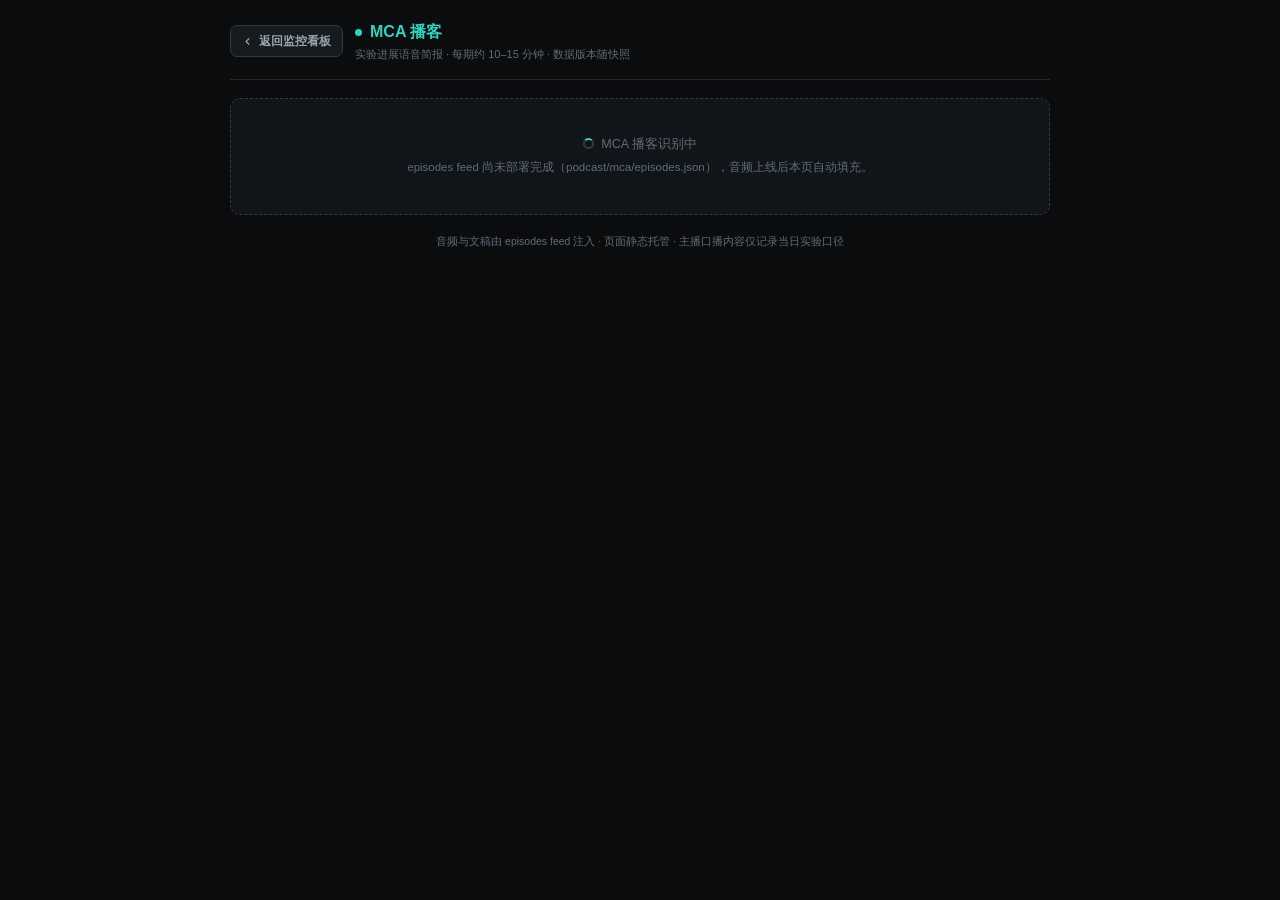
<file: assets/seerad/podcast_mca.html>
<!DOCTYPE html>
<html lang="zh-CN">
<head>
<meta charset="UTF-8">
<meta name="viewport" content="width=device-width, initial-scale=1.0, viewport-fit=cover">
<meta name="theme-color" content="#0a0c0e">
<title>MCA 播客 · 实验监控</title>
<link rel="icon" href="data:image/svg+xml,%3Csvg xmlns='http://www.w3.org/2000/svg' viewBox='0 0 24 24'%3E%3Crect width='24' height='24' rx='5' fill='%232dd4bf'/%3E%3Cpath d='M12 3v10' stroke='%230a0c0e' stroke-width='2.2' stroke-linecap='round'/%3E%3Ccircle cx='12' cy='17' r='3' fill='%230a0c0e'/%3E%3C/svg%3E">
<style>
:root{
  --bg:#0a0c0e; --surface:#111519; --surface-2:#161b20; --surface-3:#1d232a;
  --border:#222a31; --border-2:#2f3942;
  --text:#e7ecf0; --text-2:#98a5b1; --text-3:#5f6d79;
  --brand:#2dd4bf; --brand-bg:rgba(45,212,191,.10); --brand-bd:rgba(45,212,191,.32);
  --warn:#d29922; --warn-bg:rgba(210,153,34,.10); --warn-bd:rgba(210,153,34,.34);
  --sans:-apple-system,BlinkMacSystemFont,"Segoe UI","PingFang SC","Microsoft YaHei",sans-serif;
  --mono:ui-monospace,"SF Mono","Cascadia Code",Consolas,monospace;
}
*{box-sizing:border-box;margin:0;padding:0}
html,body{background:var(--bg);color:var(--text);font-family:var(--sans);font-size:13px;line-height:1.5;-webkit-text-size-adjust:100%}
.wrap{max-width:860px;margin:0 auto;padding:18px 20px 56px}
.top{display:flex;align-items:center;gap:12px;padding:2px 0 16px;border-bottom:1px solid var(--border);margin-bottom:18px;flex-wrap:wrap}
.back{display:inline-flex;align-items:center;gap:6px;color:var(--text-2);text-decoration:none;font-size:12px;font-weight:600;border:1px solid var(--border-2);background:var(--surface-2);border-radius:7px;padding:6px 11px}
.back:hover{color:var(--text);border-color:var(--text-3)}
.top .tt{flex:1;min-width:120px}
.top .tt h1{font-size:16px;font-weight:700;color:var(--brand);display:flex;align-items:center;gap:8px}
.top .tt .sub{font-size:11px;color:var(--text-3);margin-top:2px}
.live{width:7px;height:7px;border-radius:50%;background:var(--brand);animation:pulse 1.6s ease-in-out infinite}
@keyframes pulse{50%{opacity:.35}}
.ep{background:var(--surface);border:1px solid var(--border);border-top:2px solid var(--brand);border-radius:10px;padding:16px;margin-bottom:16px}
.ep .ehead{display:flex;justify-content:space-between;gap:10px;flex-wrap:wrap;align-items:baseline;margin-bottom:4px}
.ep .eno{font-family:var(--mono);font-size:11px;font-weight:700;color:var(--brand);letter-spacing:.05em}
.ep .etime{font-family:var(--mono);font-size:10.5px;color:var(--text-3)}
.ep h2{font-size:17px;font-weight:700;line-height:1.4;margin:4px 0 8px}
.ep .meta{display:flex;gap:14px;flex-wrap:wrap;font-size:11px;color:var(--text-2);margin-bottom:13px;font-family:var(--mono)}
.ep .meta b{color:var(--text);font-weight:600}
.audiobox{background:#0c0f12;border:1px solid var(--border);border-radius:8px;padding:10px 12px;margin-bottom:13px}
.audiobox audio{width:100%;height:38px}
.apfail{display:none;font-size:11.5px;color:var(--warn);background:var(--warn-bg);border:1px solid var(--warn-bd);border-radius:6px;padding:8px 10px;margin-top:8px}
.keypoints{background:var(--brand-bg);border:1px solid var(--brand-bd);border-radius:8px;padding:9px 12px;margin-bottom:13px}
.keypoints h3{font-size:10px;font-weight:700;color:var(--brand);letter-spacing:.08em;text-transform:uppercase;margin-bottom:5px}
.keypoints ul{padding-left:16px}
.keypoints li{font-size:12px;color:var(--text);line-height:1.65;margin:2px 0}
.script{border:1px solid var(--border);border-radius:8px;background:#0c0f12}
.script summary{cursor:pointer;list-style:none;padding:9px 12px;font-size:11px;font-weight:700;color:var(--text-2);display:flex;align-items:center;gap:7px;user-select:none}
.script summary::-webkit-details-marker{display:none}
.script summary svg{width:11px;height:11px;transition:transform .15s}
.script[open] summary svg{transform:rotate(90deg)}
.script .body{padding:2px 14px 14px;border-top:1px dashed var(--border);max-height:340px;overflow:auto}
.script .body p{font-size:13.5px;line-height:1.85;color:var(--text-2);margin:10px 0}
.script .body b{color:var(--text)}
.hist{background:var(--surface);border:1px solid var(--border);border-radius:10px;padding:14px 16px}
.hist h3{font-size:11px;font-weight:700;color:var(--text-3);letter-spacing:.08em;text-transform:uppercase;margin-bottom:10px}
.hrow{border-top:1px solid var(--border);padding:12px 0}
.hrow:first-of-type{border-top:none;padding-top:0}
.hrow .hr1{display:flex;justify-content:space-between;gap:10px;align-items:baseline;flex-wrap:wrap}
.hrow .ht{font-size:13px;font-weight:700}
.hrow .ht .no{font-family:var(--mono);color:var(--brand);font-size:11px;margin-right:7px}
.hrow .hd{font-family:var(--mono);font-size:10.5px;color:var(--text-3);white-space:nowrap}
.hrow .hp{font-size:11.5px;color:var(--text-2);margin:4px 0 8px;line-height:1.6}
.hrow audio{width:100%;height:32px}
/* 识别中占位 */
.scanning{background:var(--surface);border:1px dashed var(--border-2);border-radius:10px;
  padding:34px 18px;text-align:center;color:var(--text-3);font-size:12.5px;line-height:1.9;margin-bottom:16px}
.scanning .sp{display:inline-block;width:11px;height:11px;border:2px solid var(--border-2);border-top-color:var(--brand);
  border-radius:50%;animation:sp 1s linear infinite;margin-right:7px;vertical-align:-1px}
@keyframes sp{to{transform:rotate(360deg)}}
.foot{text-align:center;color:var(--text-3);font-size:10.5px;margin-top:18px;line-height:1.7}
@media (max-width:560px){.wrap{padding:12px 12px 40px}.ep h2{font-size:15px}}
</style>
</head>
<body>
<div class="wrap" id="app">
  <header class="top">
    <a class="back" href="index.html">
      <svg width="11" height="11" viewBox="0 0 24 24" fill="none" stroke="currentColor" stroke-width="2.5" stroke-linecap="round" stroke-linejoin="round"><path d="M15 6l-6 6 6 6"/></svg>
      返回监控看板
    </a>
    <div class="tt">
      <h1><span class="live"></span>MCA 播客</h1>
      <div class="sub">实验进展语音简报 · 每期约 10–15 分钟 · 数据版本随快照</div>
    </div>
  </header>
  <div id="body"></div>
  <div class="foot">音频与文稿由 episodes feed 注入 · 页面静态托管 · 主播口播内容仅记录当日实验口径</div>
</div>
<script>
var FEED_URL='podcast/mca/episodes.json';
var TOPIC='MCA';
function esc(s){return String(s==null?'':s).replace(/[&<>"]/g,function(c){return{'&':'&amp;','<':'&lt;','>':'&gt;','"':'&quot;'}[c];});}

/* demo：?demo=1 显示完整一期，?demo=0 显示识别中 */
var DEMO={
  latest:{no:'EP.03',title:'cache 收尾过半：row③ 过线，距杀稿线 0.6pp',
    published:'2026-10-22',time:'14:00',data_version:'d24',duration:'12:34',host:'clw18',mp3:'ep03.mp3',
    keypoints:['cache_build 进度 560/665（84%），juice_bottle 类别收尾中，ETA 约 47 分钟。',
      'row③ MCA 混池 I-AUROC 0.9687，超官方 4-shot 表 1.8pp；row④ 编辑增益 +0.0042 三窗稳定。',
      'LOCO 80.2，距杀稿线 80.8 还差 0.6pp；结论维持条件 GO，等 D5 门禁（10-25）。'],
    script_paras:['大家好，这是 MCA 实验监控播客第三期，数据截止到今天下午两点。先报进度：GPU0 上跑的 cache_build 已经到 560/665，也就是百分之八十四，目前在跑 juice_bottle 这一类，ETA 大概四十七分钟。',
      '重点看结果。今天凌晨 eval 出了 row③，也就是 MCA 混池这一行，I-AUROC 是 <b>0.9687</b>。对照官方 4-shot 表是 78.9 这个量级，我们高了 1.8 个百分点，方向是对的。row④ 编辑增益 +0.0042，连续三个窗口没有退化。',
      '杀稿线位置：LOCO 现在 <b>80.2</b>，目标是 <b>80.8</b>，差 0.6 个百分点；CAD-SD 96.1，目标 96.5，差 0.4。所以当前结论是<b>条件 GO</b>——主方向已经站住，但还差 cache 全部跑完、独立种子复现这两步，才能在 10 月 25 号的 D5 门禁转正。',
      '下期预告：cache 收尾后的全量 eval，以及 row④ 第四个窗口的编辑增益是否守住。以上，我们下期见。']},
  history:[
    {no:'EP.02',title:'GDINO 微调完成，开始首轮 eval',published:'2026-10-15',data_version:'d22',duration:'14:02',mp3:'ep02.mp3',summary:'det_ft ep01 存盘；单图 baseline 0.9598 跑出；确认 npz cache 口径与 ObjectCore 重写一致。'},
    {no:'EP.01',title:'MCA 管线启动：cache 构建开始',published:'2026-10-08',data_version:'d20',duration:'11:47',mp3:'ep01.mp3',summary:'pilot_4shot_loco 工作目录确认；tmux pilot_gpu0/pilot_gpu2 双线；log 进度正则上线。'}]
};

function renderScanning(){
  document.getElementById('body').innerHTML='<div class="scanning"><span class="sp"></span>'+TOPIC+' 播客识别中<br>'
    +'<span style="font-size:11.5px">episodes feed 尚未部署完成（podcast/'+esc(TOPIC==='MCA'?'mca':'tbonorm')+'/episodes.json），音频上线后本页自动填充。</span></div>';
}
function renderFeed(feed){
  var l=feed.latest;
  if(!l){renderScanning();return;}
  var h='<article class="ep"><div class="ehead"><span class="eno">'+esc(l.no||'EP')+' · 最新</span>'
    +'<span class="etime">'+esc(l.published||'')+' '+esc(l.time||'')+' · 数据 '+esc(l.data_version||'–')+'</span></div>'
    +'<h2>'+esc(l.title||'(无标题)')+'</h2>'
    +'<div class="meta"><span>发布 <b>'+esc(l.published||'–')+'</b></span>'
    +'<span>数据版本 <b>'+esc(l.data_version||'–')+'</b></span>'
    +'<span>时长 <b>'+esc(l.duration||'–')+'</b></span>'
    +'<span>主播 <b>'+esc(l.host||'–')+'</b></span></div>';
  if(l.mp3){
    h+='<div class="audiobox"><audio controls preload="none" src="'+esc(l.mp3)+'" onerror="this.nextElementSibling.style.display=\'block\'"></audio>'
      +'<div class="apfail">音频加载失败：'+esc(l.mp3)+' 拉取失败，稍后自动重试。</div></div>';
  }
  if(l.keypoints&&l.keypoints.length){
    h+='<div class="keypoints"><h3>本期要点</h3><ul>'+l.keypoints.map(function(k){return '<li>'+esc(k)+'</li>';}).join('')+'</ul></div>';
  }
  if(l.script_paras&&l.script_paras.length){
    h+='<details class="script"><summary><svg viewBox="0 0 24 24" fill="none" stroke="currentColor" stroke-width="2.5" stroke-linecap="round" stroke-linejoin="round"><path d="M9 6l6 6-6 6"/></svg>'
      +'查看本期完整文字稿'+(l.duration?'（'+esc(l.duration)+'）':'')+'</summary>'
      +'<div class="body">'+l.script_paras.map(function(p){return '<p>'+p+'</p>';}).join('')+'</div></details>';
  }
  h+='</article>';
  var hist=feed.history||[];
  if(hist.length){
    h+='<section class="hist"><h3>历史期数</h3>';
    hist.forEach(function(e){
      h+='<div class="hrow"><div class="hr1"><span class="ht"><span class="no">'+esc(e.no||'')+'</span>'+esc(e.title||'')+'</span>'
        +'<span class="hd">'+esc(e.published||'')+' · '+esc(e.data_version||'–')+' · '+esc(e.duration||'')+'</span></div>'
        +(e.summary?'<div class="hp">'+esc(e.summary)+'</div>':'');
      if(e.mp3) h+='<audio controls preload="none" src="'+esc(e.mp3)+'" onerror="this.parentNode.style.opacity=.35"></audio>';
      h+='</div>';
    });
    h+='</section>';
  }
  document.getElementById('body').innerHTML=h;
}
function load(){
  var m=location.search.match(/[?&]demo=(\d+)/);
  if(m){renderFeed(DEMO);return;}
  fetch(FEED_URL+'?t='+Date.now(),{cache:'no-store'})
    .then(function(r){if(!r.ok)throw new Error('http '+r.status);return r.json();})
    .then(renderFeed)
    .catch(function(){renderScanning();});
}
load(); setInterval(load, 300000);
document.addEventListener('visibilitychange',function(){if(document.visibilityState==='visible')load();});
</script>
</body>
</html>
</file>
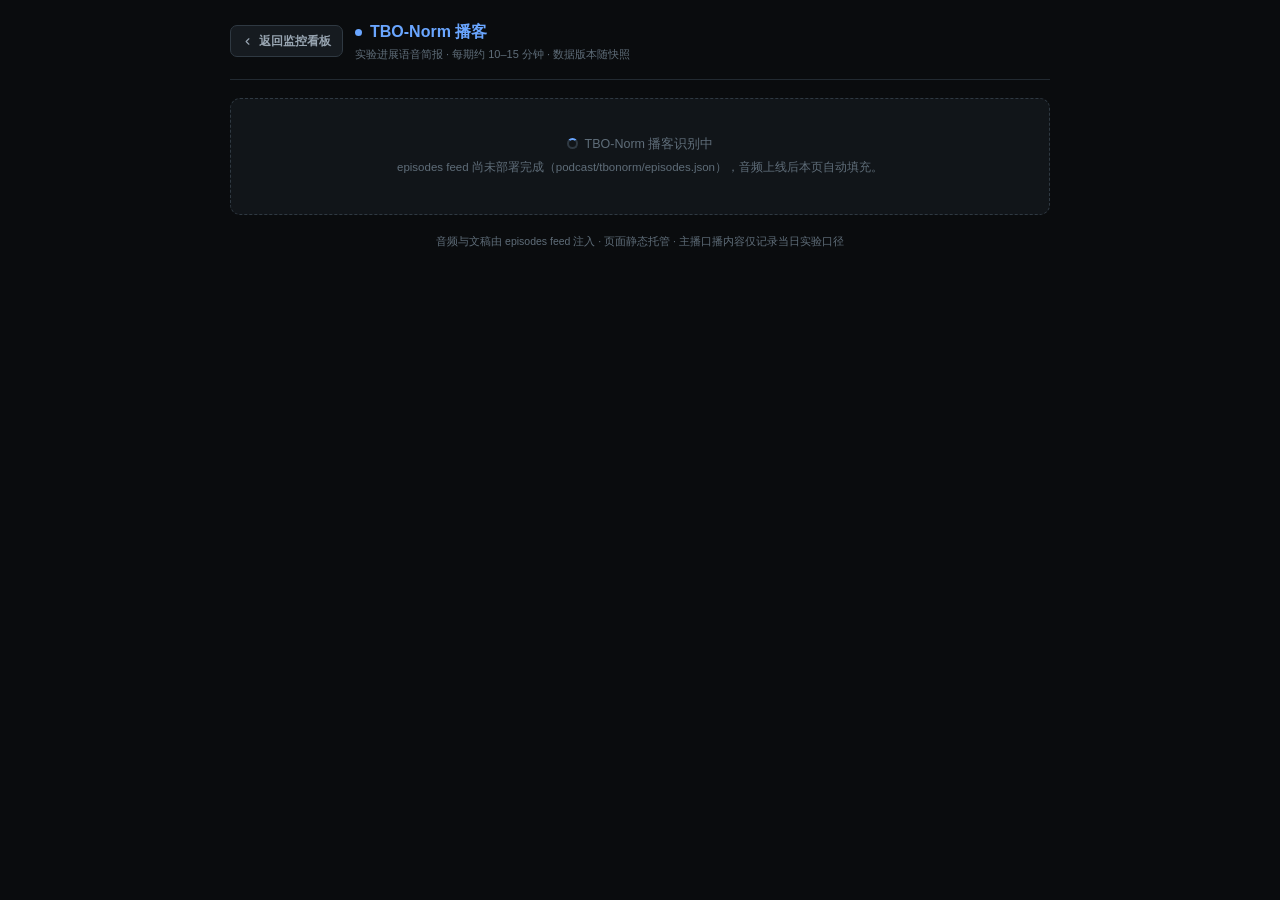
<file: assets/seerad/podcast_tbonorm.html>
<!DOCTYPE html>
<html lang="zh-CN">
<head>
<meta charset="UTF-8">
<meta name="viewport" content="width=device-width, initial-scale=1.0, viewport-fit=cover">
<meta name="theme-color" content="#0a0c0e">
<title>TBO-Norm 播客 · 实验监控</title>
<link rel="icon" href="data:image/svg+xml,%3Csvg xmlns='http://www.w3.org/2000/svg' viewBox='0 0 24 24'%3E%3Crect width='24' height='24' rx='5' fill='%236aa6ff'/%3E%3Cpath d='M12 3v10' stroke='%230a0c0e' stroke-width='2.2' stroke-linecap='round'/%3E%3Ccircle cx='12' cy='17' r='3' fill='%230a0c0e'/%3E%3C/svg%3E">
<style>
:root{
  --bg:#0a0c0e; --surface:#111519; --surface-2:#161b20; --surface-3:#1d232a;
  --border:#222a31; --border-2:#2f3942;
  --text:#e7ecf0; --text-2:#98a5b1; --text-3:#5f6d79;
  --brand:#6aa6ff; --brand-bg:rgba(106,166,255,.10); --brand-bd:rgba(106,166,255,.32);
  --warn:#d29922; --warn-bg:rgba(210,153,34,.10); --warn-bd:rgba(210,153,34,.34);
  --sans:-apple-system,BlinkMacSystemFont,"Segoe UI","PingFang SC","Microsoft YaHei",sans-serif;
  --mono:ui-monospace,"SF Mono","Cascadia Code",Consolas,monospace;
}
*{box-sizing:border-box;margin:0;padding:0}
html,body{background:var(--bg);color:var(--text);font-family:var(--sans);font-size:13px;line-height:1.5;-webkit-text-size-adjust:100%}
.wrap{max-width:860px;margin:0 auto;padding:18px 20px 56px}
.top{display:flex;align-items:center;gap:12px;padding:2px 0 16px;border-bottom:1px solid var(--border);margin-bottom:18px;flex-wrap:wrap}
.back{display:inline-flex;align-items:center;gap:6px;color:var(--text-2);text-decoration:none;font-size:12px;font-weight:600;border:1px solid var(--border-2);background:var(--surface-2);border-radius:7px;padding:6px 11px}
.back:hover{color:var(--text);border-color:var(--text-3)}
.top .tt{flex:1;min-width:120px}
.top .tt h1{font-size:16px;font-weight:700;color:var(--brand);display:flex;align-items:center;gap:8px}
.top .tt .sub{font-size:11px;color:var(--text-3);margin-top:2px}
.live{width:7px;height:7px;border-radius:50%;background:var(--brand);animation:pulse 1.6s ease-in-out infinite}
@keyframes pulse{50%{opacity:.35}}
.ep{background:var(--surface);border:1px solid var(--border);border-top:2px solid var(--brand);border-radius:10px;padding:16px;margin-bottom:16px}
.ep .ehead{display:flex;justify-content:space-between;gap:10px;flex-wrap:wrap;align-items:baseline;margin-bottom:4px}
.ep .eno{font-family:var(--mono);font-size:11px;font-weight:700;color:var(--brand);letter-spacing:.05em}
.ep .etime{font-family:var(--mono);font-size:10.5px;color:var(--text-3)}
.ep h2{font-size:17px;font-weight:700;line-height:1.4;margin:4px 0 8px}
.ep .meta{display:flex;gap:14px;flex-wrap:wrap;font-size:11px;color:var(--text-2);margin-bottom:13px;font-family:var(--mono)}
.ep .meta b{color:var(--text);font-weight:600}
.audiobox{background:#0c0f12;border:1px solid var(--border);border-radius:8px;padding:10px 12px;margin-bottom:13px}
.audiobox audio{width:100%;height:38px}
.apfail{display:none;font-size:11.5px;color:var(--warn);background:var(--warn-bg);border:1px solid var(--warn-bd);border-radius:6px;padding:8px 10px;margin-top:8px}
.keypoints{background:var(--brand-bg);border:1px solid var(--brand-bd);border-radius:8px;padding:9px 12px;margin-bottom:13px}
.keypoints h3{font-size:10px;font-weight:700;color:var(--brand);letter-spacing:.08em;text-transform:uppercase;margin-bottom:5px}
.keypoints ul{padding-left:16px}
.keypoints li{font-size:12px;color:var(--text);line-height:1.65;margin:2px 0}
.script{border:1px solid var(--border);border-radius:8px;background:#0c0f12}
.script summary{cursor:pointer;list-style:none;padding:9px 12px;font-size:11px;font-weight:700;color:var(--text-2);display:flex;align-items:center;gap:7px;user-select:none}
.script summary::-webkit-details-marker{display:none}
.script summary svg{width:11px;height:11px;transition:transform .15s}
.script[open] summary svg{transform:rotate(90deg)}
.script .body{padding:2px 14px 14px;border-top:1px dashed var(--border);max-height:340px;overflow:auto}
.script .body p{font-size:13.5px;line-height:1.85;color:var(--text-2);margin:10px 0}
.script .body b{color:var(--text)}
.hist{background:var(--surface);border:1px solid var(--border);border-radius:10px;padding:14px 16px}
.hist h3{font-size:11px;font-weight:700;color:var(--text-3);letter-spacing:.08em;text-transform:uppercase;margin-bottom:10px}
.hrow{border-top:1px solid var(--border);padding:12px 0}
.hrow:first-of-type{border-top:none;padding-top:0}
.hrow .hr1{display:flex;justify-content:space-between;gap:10px;align-items:baseline;flex-wrap:wrap}
.hrow .ht{font-size:13px;font-weight:700}
.hrow .ht .no{font-family:var(--mono);color:var(--brand);font-size:11px;margin-right:7px}
.hrow .hd{font-family:var(--mono);font-size:10.5px;color:var(--text-3);white-space:nowrap}
.hrow .hp{font-size:11.5px;color:var(--text-2);margin:4px 0 8px;line-height:1.6}
.hrow audio{width:100%;height:32px}
/* 识别中占位 */
.scanning{background:var(--surface);border:1px dashed var(--border-2);border-radius:10px;
  padding:34px 18px;text-align:center;color:var(--text-3);font-size:12.5px;line-height:1.9;margin-bottom:16px}
.scanning .sp{display:inline-block;width:11px;height:11px;border:2px solid var(--border-2);border-top-color:var(--brand);
  border-radius:50%;animation:sp 1s linear infinite;margin-right:7px;vertical-align:-1px}
@keyframes sp{to{transform:rotate(360deg)}}
.foot{text-align:center;color:var(--text-3);font-size:10.5px;margin-top:18px;line-height:1.7}
@media (max-width:560px){.wrap{padding:12px 12px 40px}.ep h2{font-size:15px}}
</style>
</head>
<body>
<div class="wrap" id="app">
  <header class="top">
    <a class="back" href="index.html">
      <svg width="11" height="11" viewBox="0 0 24 24" fill="none" stroke="currentColor" stroke-width="2.5" stroke-linecap="round" stroke-linejoin="round"><path d="M15 6l-6 6 6 6"/></svg>
      返回监控看板
    </a>
    <div class="tt">
      <h1><span class="live"></span>TBO-Norm 播客</h1>
      <div class="sub">实验进展语音简报 · 每期约 10–15 分钟 · 数据版本随快照</div>
    </div>
  </header>
  <div id="body"></div>
  <div class="foot">音频与文稿由 episodes feed 注入 · 页面静态托管 · 主播口播内容仅记录当日实验口径</div>
</div>
<script>
var FEED_URL='podcast/tbonorm/episodes.json';
var TOPIC='TBO-Norm';
function esc(s){return String(s==null?'':s).replace(/[&<>"]/g,function(c){return{'&':'&amp;','<':'&lt;','>':'&gt;','"':'&quot;'}[c];});}

/* demo：?demo=1 显示完整一期，?demo=0 显示识别中 */
var DEMO={
  latest:{no:'EP.02',title:'norm 消融 4/10 无增益：建议停算力转 MCA',
    published:'2026-10-22',time:'13:59',data_version:'d24',duration:'10:18',host:'clw18',mp3:'ep02.mp3',
    keypoints:['ws3c_bank 构建 1000/1035 clips，eval 完成 1312 秒，n=1432。',
      'norm ablation 4/10 全部无增益；wrist/position bank AUROC 0.760 为最佳单元。',
      'LOCO 80.1 低于杀稿线 0.7pp，CAD-SD 95.8 落后 0.7pp；结论建议 KILL，不再追加算力。'],
    script_paras:['大家好，这里是 TBO-Norm 实验播客第二期。先报进度：GPU1 上 ws3c_bank 已经跑完 1000/1035 clips，昨天下午三点二十 eval 全部结束，用时 1312 秒，样本数 1432。',
      '结果不乐观：norm 消融跑到第 4 组，连续四组没有增益。wrist/position 这个单元 bank AUROC 是 <b>0.760</b>，是目前最佳单元，但 pooled 之后不升反降。',
      '对照杀稿线：LOCO 现在 <b>80.1</b>，目标 80.8，差 0.7 个百分点；CAD-SD 95.8，目标 96.5，同样差 0.7。所以这一期的结论是建议 <b>KILL</b>——不再给 norm 变体追加算力，资源全部转回 MCA 主线。',
      '下期预告：消融剩余 6 组是否继续跑完的决定，以及 wrist 单单元能否独立成立。以上。']},
  history:[
    {no:'EP.01',title:'TBO-Norm 启动：ws3c bank 构建',published:'2026-10-12',data_version:'d21',duration:'09:32',mp3:'ep01.mp3',summary:'kNN 打分口径确认；bank split=test；wrist 单元先跑。'}]
};

function renderScanning(){
  document.getElementById('body').innerHTML='<div class="scanning"><span class="sp"></span>'+TOPIC+' 播客识别中<br>'
    +'<span style="font-size:11.5px">episodes feed 尚未部署完成（podcast/tbonorm/episodes.json），音频上线后本页自动填充。</span></div>';
}
function renderFeed(feed){
  var l=feed.latest;
  if(!l){renderScanning();return;}
  var h='<article class="ep"><div class="ehead"><span class="eno">'+esc(l.no||'EP')+' · 最新</span>'
    +'<span class="etime">'+esc(l.published||'')+' '+esc(l.time||'')+' · 数据 '+esc(l.data_version||'–')+'</span></div>'
    +'<h2>'+esc(l.title||'(无标题)')+'</h2>'
    +'<div class="meta"><span>发布 <b>'+esc(l.published||'–')+'</b></span>'
    +'<span>数据版本 <b>'+esc(l.data_version||'–')+'</b></span>'
    +'<span>时长 <b>'+esc(l.duration||'–')+'</b></span>'
    +'<span>主播 <b>'+esc(l.host||'–')+'</b></span></div>';
  if(l.mp3){
    h+='<div class="audiobox"><audio controls preload="none" src="'+esc(l.mp3)+'" onerror="this.nextElementSibling.style.display=\'block\'"></audio>'
      +'<div class="apfail">音频加载失败：'+esc(l.mp3)+' 拉取失败，稍后自动重试。</div></div>';
  }
  if(l.keypoints&&l.keypoints.length){
    h+='<div class="keypoints"><h3>本期要点</h3><ul>'+l.keypoints.map(function(k){return '<li>'+esc(k)+'</li>';}).join('')+'</ul></div>';
  }
  if(l.script_paras&&l.script_paras.length){
    h+='<details class="script"><summary><svg viewBox="0 0 24 24" fill="none" stroke="currentColor" stroke-width="2.5" stroke-linecap="round" stroke-linejoin="round"><path d="M9 6l6 6-6 6"/></svg>'
      +'查看本期完整文字稿'+(l.duration?'（'+esc(l.duration)+'）':'')+'</summary>'
      +'<div class="body">'+l.script_paras.map(function(p){return '<p>'+p+'</p>';}).join('')+'</div></details>';
  }
  h+='</article>';
  var hist=feed.history||[];
  if(hist.length){
    h+='<section class="hist"><h3>历史期数</h3>';
    hist.forEach(function(e){
      h+='<div class="hrow"><div class="hr1"><span class="ht"><span class="no">'+esc(e.no||'')+'</span>'+esc(e.title||'')+'</span>'
        +'<span class="hd">'+esc(e.published||'')+' · '+esc(e.data_version||'–')+' · '+esc(e.duration||'')+'</span></div>'
        +(e.summary?'<div class="hp">'+esc(e.summary)+'</div>':'');
      if(e.mp3) h+='<audio controls preload="none" src="'+esc(e.mp3)+'" onerror="this.parentNode.style.opacity=.35"></audio>';
      h+='</div>';
    });
    h+='</section>';
  }
  document.getElementById('body').innerHTML=h;
}
function load(){
  var m=location.search.match(/[?&]demo=(\d+)/);
  if(m){renderFeed(DEMO);return;}
  fetch(FEED_URL+'?t='+Date.now(),{cache:'no-store'})
    .then(function(r){if(!r.ok)throw new Error('http '+r.status);return r.json();})
    .then(renderFeed)
    .catch(function(){renderScanning();});
}
load(); setInterval(load, 300000);
document.addEventListener('visibilitychange',function(){if(document.visibilityState==='visible')load();});
</script>
</body>
</html>
</file>
<file: styles.css>
/* Layout adapted from AcadHomepage (MIT), Copyright (c) 2022 Yi Ren.
   Reference: https://zhangchenglong-ai.github.io/
   License: assets/licenses/AcadHomepage-LICENSE.txt */
:root { color-scheme: light; --ink: #404950; --heading: #24354a; --muted: #626a70; --link: #224b8d; --line: #e7eaee; --sans: "Trebuchet MS", Helvetica, Arial, sans-serif; --serif: "Times New Roman", Times, serif; }
*, *::before, *::after { box-sizing: border-box; }
html { background: #fff; font-size: 17px; scroll-padding-top: calc(var(--header-height, 0px) + 20px); -webkit-text-size-adjust: 100%; }
body { margin: 0; color: var(--ink); font-family: var(--serif); line-height: 1.6; overflow-wrap: break-word; }
[hidden] { display: none !important; }
a { color: var(--link); text-decoration: underline; text-decoration-thickness: 1px; text-underline-offset: .16em; text-decoration-color: #224b8d66; transition: color .15s, text-decoration-color .15s; }
a:hover { color: #16335f; text-decoration-color: currentColor; }
p { margin: 0 0 .5em; }
h1, h2, h3, h4 { margin: 1em 0 .5em; line-height: 1.2; font-family: var(--serif); font-weight: 700; }
ul { padding-inline-start: 2em; margin-block-start: .5em; }
li { margin-bottom: .5em; }
img { max-width: 100%; height: auto; }
button { font: inherit; cursor: pointer; }
button, a, summary { touch-action: manipulation; }
:focus-visible { outline: 2px solid var(--link); outline-offset: 4px; }
main:focus-visible { outline: none; }
.icon-definitions { display: none; }
.icon { width: 1em; height: 1em; margin-right: .35em; vertical-align: -.12em; fill: none; stroke: currentColor; stroke-width: 1.8; stroke-linecap: round; stroke-linejoin: round; flex: none; }
.skip-link { position: fixed; top: 8px; left: 8px; z-index: 50; transform: translateY(-200%); padding: .5em 1em; background: #fff; border: 1px solid var(--link); }
.skip-link:focus { transform: none; }
.masthead { position: sticky; top: 0; z-index: 20; background: #fff; border-bottom: 1px solid var(--line); }
.masthead-inner { display: flex; align-items: center; max-width: 925px; margin-inline: auto; padding: .55rem 1rem; font-family: var(--sans); font-size: .88rem; }
.main-nav { position: relative; display: flex; align-items: center; flex: 1; min-width: 0; }
.main-nav ul { margin: 0; padding: 0; list-style: none; }
.visible-links { display: flex; align-items: center; flex: 1; min-width: 0; }
.visible-links li { flex: none; margin: 0; white-space: nowrap; }
.main-nav a { position: relative; display: block; margin: 0 .95rem; padding: .6rem 0; color: var(--muted); text-decoration: none; }
.visible-links li:first-child a { margin-left: 0; font-weight: 700; }
.visible-links li:last-child a { margin-right: 0; }
.main-nav a::before { content: ""; position: absolute; bottom: .18rem; left: 0; width: 100%; height: 1px; background: var(--link); transform: scaleX(0); transition: transform .15s; }
.main-nav a:hover, .main-nav a[aria-current] { color: var(--heading); }
.main-nav a:hover::before, .main-nav a[aria-current]::before { transform: scaleX(1); }
.nav-toggle { flex: none; width: 38px; height: 38px; margin-left: 16px; padding: 8px 9px; border: 1px solid #d8dee5; border-radius: 4px; background: #fff; color: var(--heading); }
.nav-toggle:hover { background: #f6f8fa; }
.navicon, .navicon::before, .navicon::after { display: block; position: relative; width: 18px; height: 1.5px; background: currentColor; }
.navicon::before, .navicon::after { content: ""; position: absolute; left: 0; }
.navicon::before { top: -6px; } .navicon::after { top: 6px; }
.main-nav .hidden-links { position: absolute; top: 100%; right: 0; z-index: 30; max-width: calc(100vw - 34px); max-height: calc(100vh - var(--header-height, 62px) - 26px); max-height: calc(100dvh - var(--header-height, 62px) - 26px); overflow-y: auto; scroll-padding-block: 6px; margin-top: 10px; padding: 6px; border: 1px solid var(--line); border-radius: 4px; background: #fff; box-shadow: 0 6px 20px #20334b12; }
.hidden-links li { margin: 0; white-space: normal; }
.hidden-links a { margin: 0; padding: .5em 1em; }
.hidden-links a::before { display: none; }
.hidden-links a:hover { background: #f2f3f3; }
.no-nav-overflow .visible-links { flex-wrap: wrap; }
.no-nav-overflow .masthead { position: static; }

.site-layout { max-width: 925px; margin: 1.65rem auto 0; padding-inline: 1em; }
.sidebar { margin-bottom: 1em; font-family: var(--sans); min-width: 0; }
.profile-box { display: grid; grid-template-columns: 120px minmax(0,1fr); column-gap: 14px; row-gap: .2rem; align-items: center; }
.identity-photos { position: relative; grid-row: 1 / span 2; align-self: start; width: 120px; margin-bottom: .25rem; }
.profile-portrait { width: 84%; aspect-ratio: 4 / 5; margin: 0; overflow: hidden; }
.profile-portrait picture { display: block; width: 100%; height: 100%; }
.profile-portrait img { display: block; width: 100%; height: 100%; object-fit: cover; transform: scale(1.15); transform-origin: center bottom; }
.author-avatar { position: absolute; right: 0; bottom: -.25rem; width: 34%; min-width: 0; padding: 3px; border-radius: 50%; background: #fff; }
.author-avatar img { display: block; width: 100%; border-radius: 50%; border: 1px solid var(--line); background: #fff; }
.author-content { min-width: 0; }
.author-name { margin: 0 0 .3rem; color: var(--heading); font-family: var(--sans); font-size: 1.2rem; letter-spacing: -.025em; }
.author-name > span { display: inline-block; max-width: 100%; }
.author-bio { margin: 0; font-size: .88rem; line-height: 1.65; }
.author-urls-wrapper { grid-column: 2; min-width: 0; }
.author-urls { display: none; margin: 0; padding: 0; list-style: none; font-size: .83rem; }
.author-urls a { color: inherit; text-decoration: none; }
.author-urls a:hover { text-decoration: underline; }
.author-field { margin-bottom: 1.15rem; color: var(--muted); }
.author-email { font-size: .78rem; overflow-wrap: anywhere; }
.author-email a { display: flex; align-items: baseline; }
.author-email span { min-width: 0; }
.author-updated { margin-top: 1.15rem; color: var(--muted); font-size: .76rem; }
.author-urls-mobile { display: flex; flex-wrap: wrap; gap: 0 1rem; font-size: .8rem; }
.author-urls-mobile a { display: inline-flex; align-items: center; gap: .35em; min-height: 36px; max-width: 100%; color: var(--link); text-decoration: none; }
.author-urls-mobile a:hover { text-decoration: underline; }
.author-urls-mobile .icon { margin: 0; }
.page-content { min-width: 0; }
.page-content section { min-width: 0; }
.page-content > section + section { margin-top: 1.75rem; }
.about-section { padding-top: .15rem; }
.about-section p { max-width: 82ch; margin-bottom: .75rem; }
.about-section p:last-child { margin-bottom: 0; }
.intro-lead { color: var(--heading); font-size: 1.12rem; line-height: 1.55; }
.section-title { margin: 0 0 .8rem; padding-bottom: .4em; border-bottom: 1px solid var(--line); color: var(--heading); font-size: 1.4rem; letter-spacing: -.012em; }
.news-list, .research-list { margin: .2rem 0 0; padding-left: 1.2rem; }
.research-list { max-width: 82ch; }
.news-list li:last-child, .research-list li:last-child { margin-bottom: 0; }
.news-list time { color: var(--muted); font-style: italic; font-variant-numeric: tabular-nums; }
.education-list { --logo: 4.5em; --gap: 1.5em; position: relative; margin: .5em 0 0; padding: 0; list-style: none; }
.education-list::before { content: ""; position: absolute; top: calc(var(--logo)/2); bottom: calc(var(--logo)/2); left: calc(var(--logo) + var(--gap)/2); width: 1px; background: #d4dce5; }
.education-entry { display: flex; align-items: center; gap: var(--gap); position: relative; margin-bottom: .9em; }
.education-entry:last-child { margin-bottom: 0; }
.education-entry::before { content: ""; position: absolute; top: 50%; left: calc(var(--logo) + var(--gap)/2); width: .62em; height: .62em; border: 3px solid #fff; border-radius: 50%; background: var(--link); box-shadow: 0 0 0 1px var(--link); transform: translate(-50%, -50%); }
.education-logo { display: block; flex: 0 0 var(--logo); width: var(--logo); height: var(--logo); }
.education-logo img { display: block; width: 100%; height: 100%; object-fit: contain; }
.education-content { flex: 1; min-width: 0; }
.education-entry-nju strong { color: #5b0b63; }
.education-entry-njau strong { color: #176c55; }
.education-detail { margin-top: .35em; color: var(--muted); }
.experience-list { margin: .5em 0 0; }
.experience-list::before { content: none; }
.experience-entry { margin: 0 0 1.15rem; }
.experience-entry:last-child { margin-bottom: 0; }
.experience-entry::before { z-index: 1; }
.experience-entry::after { content: ""; position: absolute; top: 0; bottom: -1.15rem; left: calc(var(--logo) + var(--gap)/2); width: 1px; background: #d4dce5; }
.experience-entry:first-child::after { top: 50%; }
.experience-entry:last-child::after { bottom: 50%; }
.experience-logo { overflow: hidden; }
.experience-logo-pair { display: grid; grid-template-columns: repeat(2, minmax(0, 1fr)); align-items: center; gap: .2em; }
.experience-logo-item { display: block; width: 100%; aspect-ratio: 1; overflow: hidden; }
.experience-logo-everwise img { transform: scale(1.25); }
.experience-logo-bytedance img { padding: .35em; }
.experience-header { display: flex; flex-wrap: wrap; align-items: baseline; justify-content: space-between; gap: .15rem 1rem; margin-bottom: .2rem; }
.experience-header h3 { flex: 1 1 18rem; margin: 0; color: var(--heading); font-size: 1.06rem; line-height: 1.4; }
.experience-entry p { margin: 0; }
.experience-date { color: var(--muted); font-size: .88rem; font-variant-numeric: tabular-nums; }
.experience-date time { display: inline-block; max-width: 100%; }
.experience-team { color: var(--muted); }
.venture-entry { align-items: flex-start; }
.venture-entry::before { top: calc(var(--logo)/2); }
.venture-entry::after { content: none; }
/* Show the intact symbol from the supplied image; its wordmark is clipped. */
.experience-logo-lanbanyun { position: relative; clip-path: polygon(0 0, 100% 0, 100% 90%, 78% 90%, 78% 100%, 0 100%); }
.experience-logo-lanbanyun img { position: absolute; width: 178.9773%; height: 178.9773%; max-width: none; left: -62.5%; top: -20.4545%; filter: grayscale(1) brightness(.51) contrast(60); }
.venture-entry .experience-date { margin: 0; }
.venture-entry .venture-role { margin: 0 0 .35rem; }
.venture-summary { max-width: 82ch; margin: 0; }
.selected-publications-heading { display: flex; align-items: center; justify-content: space-between; flex-wrap: wrap; gap: .75em; margin: 0 0 .8rem; padding-bottom: .55rem; border-bottom: 1px solid var(--line); }
.selected-publications-heading .section-title { margin: 0; padding: 0; border: 0; }
.bibliography-link { display: inline-flex; align-items: center; min-height: 32px; padding: .25em .65em; border: 1px solid #d8dee5; border-radius: 3px; color: var(--link); font-family: var(--sans); font-size: .76rem; line-height: 1.4; text-decoration: none; }
.bibliography-link:hover { border-color: #9aaabd; background: #f7f9fb; }
.publication-category { margin: 1.1rem 0 0; color: var(--muted); font-family: var(--sans); font-size: .83rem; font-weight: 400; letter-spacing: .015em; }
.selected-paper-feature { display: grid; grid-template-columns: minmax(0,1fr); align-items: start; gap: 1.25em; padding: 1.25em 0 1.75em; border-bottom: 1px solid #efefef; }
.selected-paper-feature__visual, .pub-content { min-width: 0; }
.paper-preview { display: block; position: relative; }
.paper-preview picture, .figure-dialog picture { display: block; }
.paper-preview img { display: block; width: 100%; height: auto; padding: 4px; border: 1px solid #dce1e6; box-shadow: 0 2px 5px #0000000d; }
.preview-caption { margin: .65em 0 0; color: var(--muted); font: .76rem/1.5 var(--sans); }
.pub-content h3 { margin: 0 0 .45em; color: var(--link); font-family: inherit; font-size: 1.12rem; font-weight: 700; line-height: 1.35; }
.pub-content h3 a { text-decoration: none; }
.pub-content h3 a:hover { text-decoration: underline; }
.pub-content p { margin: .25em 0 .45em; }
.compound, .person { display: inline-block; max-width: 100%; }
.pub-authors { color: #707070; font-size: .94rem; }
.pub-authors strong { color: #111; }
.pub-venue { color: #111; }
.pub-summary { color: #555; }
.publication-note { color: #626a70; font-size: .83rem; }
.pub-actions { display: flex; flex-direction: column; align-items: flex-start; gap: .05rem; margin-top: .5rem; }
.pub-links, .pub-id { display: flex; flex-wrap: wrap; align-items: center; gap: 0 .6em; min-width: 0; max-width: 100%; }
.pub-links { font-family: var(--sans); font-size: .83rem; font-weight: 700; }
.pub-links a { display: inline-flex; align-items: center; min-height: 32px; }
.pub-links a + a::before { content: "|"; margin-right: .6em; color: #707070; font-weight: 400; }
.doi-link { min-width: 0; color: var(--muted); font-size: .78rem; overflow-wrap: anywhere; }
.copy-button { min-height: 32px; padding: 0; border: 0; background: transparent; color: var(--link); font-size: .78rem; text-decoration: underline; text-underline-offset: .16em; }
.citation > summary { min-height: 32px; width: fit-content; max-width: 100%; padding: .2em 0; color: var(--link); font-size: .83rem; cursor: pointer; }
.citation-body { margin: .3em 0; padding: .8em; border: 1px solid var(--line); background: #fafafa; }
.citation-body pre { max-width: 100%; margin: 0; white-space: pre-wrap; overflow-wrap: anywhere; font: .76rem/1.65 Consolas, monospace; }
.citation-actions { display: flex; flex-wrap: wrap; align-items: center; gap: .6em 1em; margin-top: .5em; }
.citation-actions a { font-size: .8em; }
.publication-standard { padding-top: 1.5rem; }
.publication-standard .pub-summary { max-width: 82ch; }
.figure-dialog { width: min(880px,calc(100% - 32px)); max-width: none; max-height: calc(100dvh - 32px); margin: auto; padding: 1.2rem; overflow: auto; border: 1px solid #d8dee5; border-radius: 4px; color: var(--ink); background: #fff; box-shadow: 0 16px 60px #14213533; }
.figure-dialog:not([open]) { display: none; }
.figure-dialog::backdrop { background: #17233399; }
.figure-dialog-header { display: flex; align-items: center; justify-content: space-between; gap: .75rem; margin-bottom: 1rem; }
.figure-dialog h2 { margin: 0; color: var(--heading); font-size: 1.25rem; }
.figure-dialog img { display: block; width: 100%; height: auto; }
.figure-dialog p { margin: 1rem 0 0; color: var(--muted); font-size: .85rem; }
.figure-close { flex: none; min-height: 36px; padding: .3rem .65rem; border: 1px solid #d8dee5; border-radius: 3px; color: var(--heading); background: #fff; font: .8rem var(--sans); }
.figure-close:hover { background: #f6f8fa; }
.figure-close span { padding-left: .3em; font-size: 1.25em; }
.site-footer { display: flex; flex-wrap: wrap; justify-content: space-between; gap: .5em 1.5em; margin-top: 2.5rem; padding: 1.2rem 0 1.5rem; border-top: 1px solid var(--line); color: var(--muted); font-size: .76rem; font-family: var(--sans); }
.copy-status { position: fixed; right: 16px; bottom: 16px; z-index: 50; max-width: min(400px,calc(100% - 32px)); padding: .65em 1em; border: 1px solid #aaa; background: #fff; font-family: var(--sans); font-size: .8em; }
.copy-status:empty { display: none; }
/* The linked 404 page shares these basic helpers. */
.site-shell { max-width: 925px; margin-inline: auto; padding: 1em; }
.eyebrow { color: var(--muted); }
.button { display: inline-block; padding-block: .5em; }
@media (min-width: 48em) {
  .author-name { font-size: 1.35rem; }
  .selected-paper-feature { grid-template-columns: minmax(0,.36fr) minmax(0,.64fr); gap: 1.6em; }
  .selected-paper-feature .pub-content { grid-column: 2; grid-row: 1; }
  .selected-paper-feature__visual { grid-column: 1; grid-row: 1; }
}
@media (min-width: 57.8125em) {
  .site-layout { display: grid; grid-template-columns: 15.2542372881% minmax(0,1fr); gap: 1.6949152542%; align-items: start; }
  .sidebar:where([data-sticky]) { position: sticky; top: var(--sidebar-sticky-top); }
  .profile-box { display: block; }
  .identity-photos { width: 100%; max-width: 190px; }
  .author-content { padding: 0; }
  .author-name { margin: 1rem 0 .5rem; }
  .author-bio { margin: 0 0 1.2rem; }
  .author-urls { display: block; }
  .author-urls-mobile { display: none; }
  .page-content { padding-left: 5.1020408163%; }
}
@media (min-width: 80em) {
  .masthead-inner, .site-layout { max-width: 1280px; }
}
@media (max-width: 560px) {
  .education-list { --logo: 3.5em; --gap: .8em; }
  .experience-list { --logo: min(3.5em, 60px); --gap: 1.1em; }
  .site-layout { margin-top: 1.25rem; }
  .sidebar { margin-bottom: 1.5rem; }
  .figure-dialog { padding: .85rem; }
  .figure-dialog-header { align-items: flex-start; flex-wrap: wrap; }
}
@media (max-width: 360px) {
  .author-name { font-size: 1.1em; }
  .author-bio { font-size: .85em; }
}
@media (prefers-reduced-motion: reduce) { *, *::before, *::after { transition: none !important; } }
@media print {
  @page { margin: 16mm; }
  body { font-size: 10pt; }
  .site-header, .skip-link, .author-urls-mobile, .copy-button, .copy-status, .citation, .bibliography-link, .site-footer a, .figure-dialog { display: none !important; }
  .site-layout { display: block; max-width: none; padding: 0; }
  .sidebar { position: static; }
  .profile-box { display: grid; grid-template-columns: 96px minmax(0,1fr); column-gap: 15px; row-gap: .3em; align-items: start; }
  .identity-photos { width: 96px; }
  .author-name { margin: 0; font-size: 17pt; }
  .author-bio { margin: 0; }
  .author-urls { display: flex; flex-wrap: wrap; gap: .15em 1.2em; font-size: 9pt; }
  .author-urls li { margin: 0; max-width: 100%; }
  .author-urls .author-field, .author-urls .author-updated { display: none; }
  .author-email { font-size: inherit; }
  .author-urls a[href^="https://github.com/"]::after { content: ": " attr(href); overflow-wrap: anywhere; }
  .page-content { padding: 0; }
  .section-title { font-size: 14pt; }
  .selected-paper-feature { grid-template-columns: minmax(0,.36fr) minmax(0,.64fr); gap: 20px; }
  .selected-paper-feature .pub-content { grid-column: 2; grid-row: 1; }
  .selected-paper-feature__visual { grid-column: 1; grid-row: 1; }
  .education-entry, .experience-entry, .venture-entry, .publication { break-inside: avoid; }
  .paper-preview img { box-shadow: none; }
  .site-footer { margin-top: 1em; }
}
</file>
